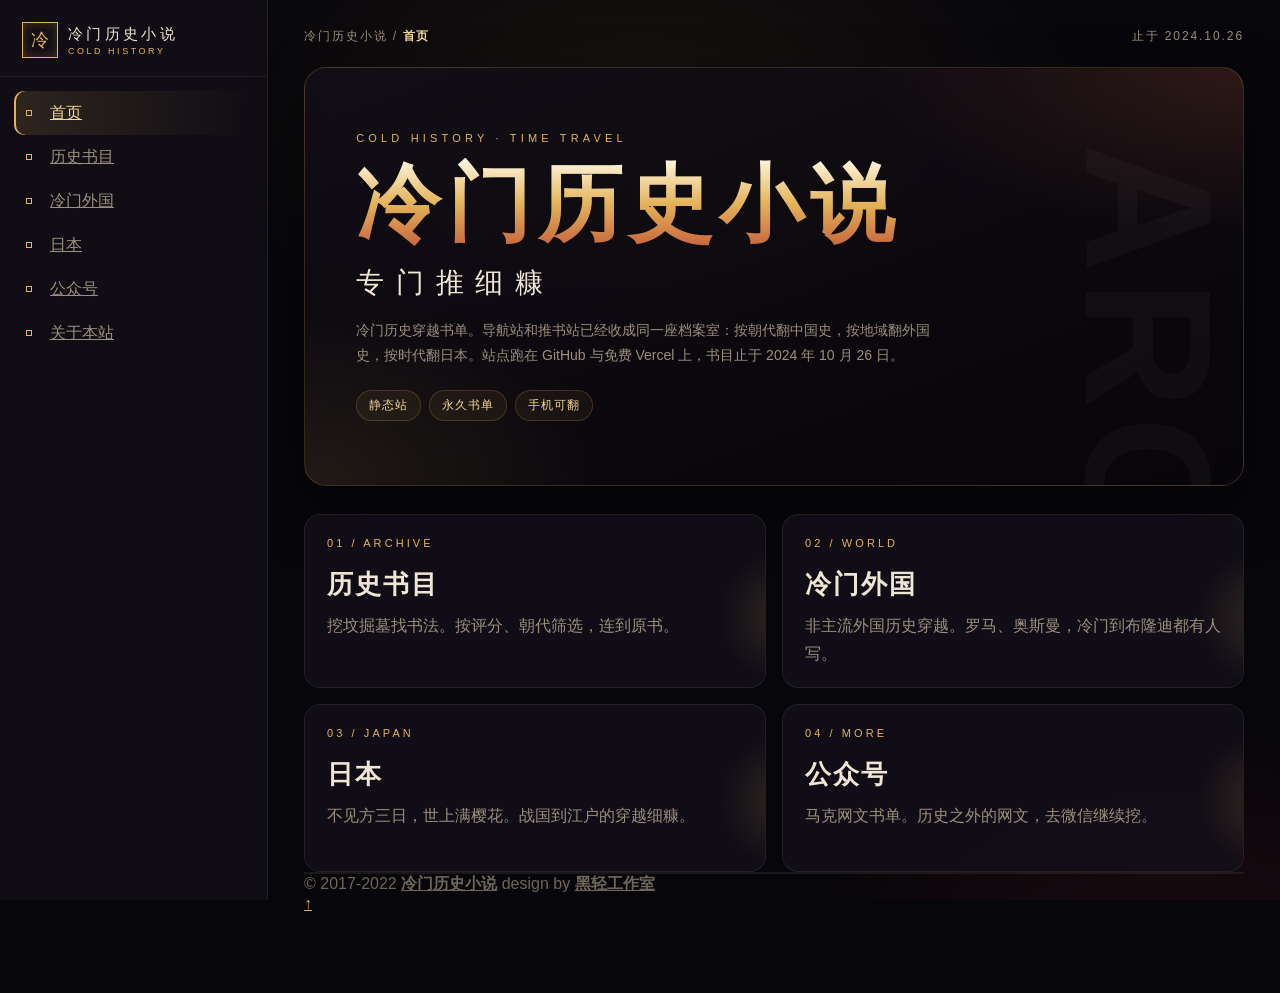
<file: index.html>
<!DOCTYPE html>
<html lang="zh">
<head>
    <meta charset="utf-8">
    <meta http-equiv="refresh" content="0;url=cn/index.html">
    <meta name="viewport" content="width=device-width, initial-scale=1, viewport-fit=cover">
    <meta name="theme-color" content="#07060a">
    <title>冷门历史小说 - 专门推细糠</title>
    <script>location.replace("cn/index.html");</script>
</head>
<body></body>
</html>
</file>
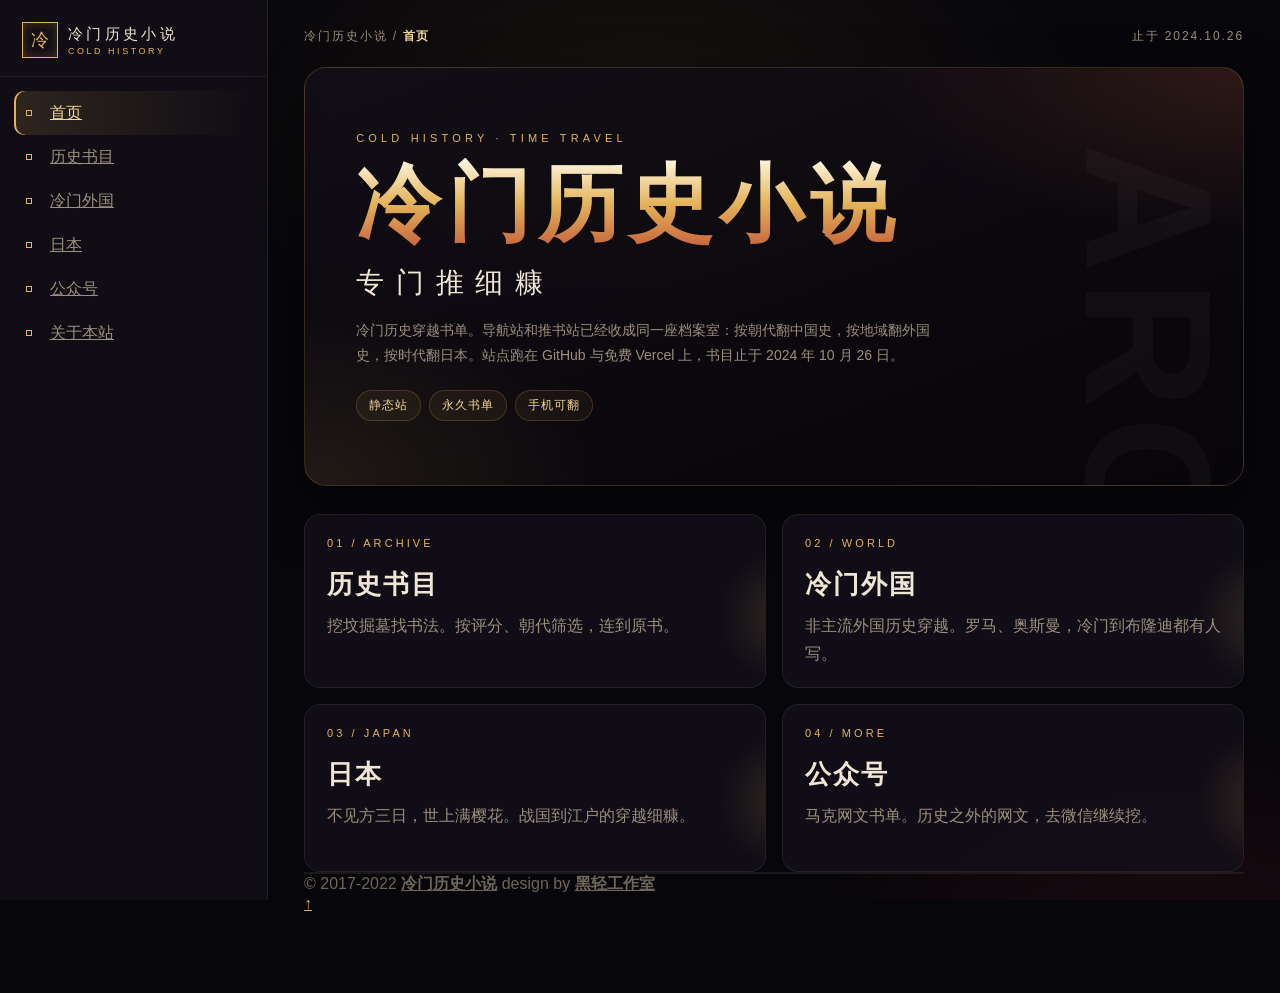
<file: cn/index.html>
<!DOCTYPE html>
<html lang="zh">

<head>
    <meta charset="utf-8">
    <meta http-equiv="X-UA-Compatible" content="IE=edge">
    <meta name="viewport" content="width=device-width, initial-scale=1.0, viewport-fit=cover" />
    <meta name="theme-color" content="#07060a">
    <meta name="author" content="viggo" />
    <title>冷门历史小说 - 专门推细糠</title>
    <meta name="keywords" content="网文推书网,haqxs.com">
    <meta name="description" content="网文推书网,haqxs.com">
    <link rel="shortcut icon" href="../assets/images/favicon.png">
    <link rel="stylesheet" href="../assets/css/theme.css">
    <!-- HTML5 shim and Respond.js IE8 support of HTML5 elements and media queries -->
    <!--[if lt IE 9]>
        <script src="https://oss.maxcdn.com/html5shiv/3.7.2/html5shiv.min.js"></script>
        <script src="https://oss.maxcdn.com/respond/1.4.2/respond.min.js"></script>
    <![endif]-->
    <!-- / FB Open Graph -->
    <meta property="og:type" content="article">
    <meta property="og:url" content="http://www.webstack.cc/">
    <meta property="og:title" content="网文推书网,haqxs.com">
    <meta property="og:description" content="网文推书网,haqxs.com">
    <meta property="og:image" content="http://webstack.cc/assets/images/webstack_banner_cn.png">
    <meta property="og:site_name" content="网文推书网,haqxs.com">
    <!-- / Twitter Cards -->
    <meta name="twitter:card" content="summary_large_image">
    <meta name="twitter:title" content="网文推书网,haqxs.com">
    <meta name="twitter:description" content="网文推书网,haqxs.com">
    <meta name="twitter:image" content="http://www.webstack.cc/assets/images/webstack_banner_cn.png">
</head>

<body class="page-body dl-site">
    <!-- skin-white -->
    <div class="page-container">
        <div class="sidebar-menu toggle-others fixed">
            <div class="sidebar-menu-inner">
                <header class="logo-env">
                    <!-- logo -->
                    <div class="logo">
                        <a href="index.html" class="logo-expanded"></a>
                    </div>
                    <div class="mobile-menu-toggle visible-xs">
                        <a href="#" data-toggle="mobile-menu" aria-label="菜单"></a>
                    </div>
                </header>
                <ul id="main-menu" class="main-menu">
                    <li>
                        <a href="picture.html">
                            <i class="linecons-star"></i>
                            <span class="title">公众号：马克网文书单</span>
                        </a>
                    </li>



                            <!-- <li>
                                <a href="#动效设计" class="smooth">
                                    <span class="title">动效设计</span>
                                </a>
                            </li>
                            <li>
                                <a href="#电商平台" class="smooth">
                                    <span class="title">电商平台</span>
                                </a>
                            </li> -->
                        
                    </li>

                    <li>
                        <a href="about.html">
                            <i class="linecons-heart"></i>
                            <span class="tooltip-blue">关于本站</span>
                            <span class="label label-Primary pull-right hidden-collapsed">♥︎</span>
                        </a>
                    </li>
                    <!-- <div class="submit-tag">
                        <a href="about.html">
                            <i class="linecons-heart"></i>
                            <span class="tooltip-blue">关于本站</span>
                            <span class="label label-Primary pull-right hidden-collapsed">♥︎</span>
                        </a>
                    </div> -->
                </ul>
            </div>
        </div>
        <div class="main-content">
            <nav class="navbar user-info-navbar" hidden></nav>

            <section class="dl-hero">
                <p class="dl-eyebrow">COLD HISTORY · TIME TRAVEL</p>
                <h1 class="dl-title">冷门历史小说</h1>
                <p class="dl-tag">专门推细糠</p>
                <p class="dl-sub">冷门历史穿越书单。导航站和推书站已经收成同一座档案室：按朝代翻中国史，按地域翻外国史，按时代翻日本。站点跑在 GitHub 与免费 Vercel 上，书目止于 2024 年 10 月 26 日。</p>
                <div class="dl-hero-meta">
                    <span class="dl-chip">静态站</span>
                    <span class="dl-chip">永久书单</span>
                    <span class="dl-chip">手机可翻</span>
                </div>
            </section>
            <section class="dl-portals">
                <a class="dl-portal" href="book241026.html">
                    <span class="dl-kicker">01 / ARCHIVE</span>
                    <h2>历史书目</h2>
                    <p>挖坟掘墓找书法。按评分、朝代筛选，连到原书。</p>
                </a>
                <a class="dl-portal" href="cold.html">
                    <span class="dl-kicker">02 / WORLD</span>
                    <h2>冷门外国</h2>
                    <p>非主流外国历史穿越。罗马、奥斯曼，冷门到布隆迪都有人写。</p>
                </a>
                <a class="dl-portal" href="japan.html">
                    <span class="dl-kicker">03 / JAPAN</span>
                    <h2>日本</h2>
                    <p>不见方三日，世上满樱花。战国到江户的穿越细糠。</p>
                </a>
                <a class="dl-portal" href="picture.html">
                    <span class="dl-kicker">04 / MORE</span>
                    <h2>公众号</h2>
                    <p>马克网文书单。历史之外的网文，去微信继续挖。</p>
                </a>
            </section>


  
            <!-- Main Footer -->
            <!-- Choose between footer styles: "footer-type-1" or "footer-type-2" -->
            <!-- Add class "sticky" to  always stick the footer to the end of page (if page contents is small) -->
            <!-- Or class "fixed" to  always fix the footer to the end of page -->
            <footer class="main-footer sticky footer-type-1">
                <div class="footer-inner">
                    <!-- Add your copyright text here -->
                    <div class="footer-text">
                        &copy; 2017-2022
                        <a href="../cn/about.html"><strong>冷门历史小说</strong></a> design by <a href="https://www.haqxs.com" target="_blank"><strong>黑轻工作室</strong></a>
                        <!--  - Purchase for only <strong>23$</strong> -->
                    </div>
                    <!-- Go to Top Link, just add rel="go-top" to any link to add this functionality -->
                    <div class="go-up">
                        <a href="#" rel="go-top">
                            <i class="fa-angle-up"></i>
                        </a>
                    </div>
                </div>
            </footer>
        </div>
    </div>
    <script src="../assets/js/theme.js"></script>
</body>

</html>
</file>
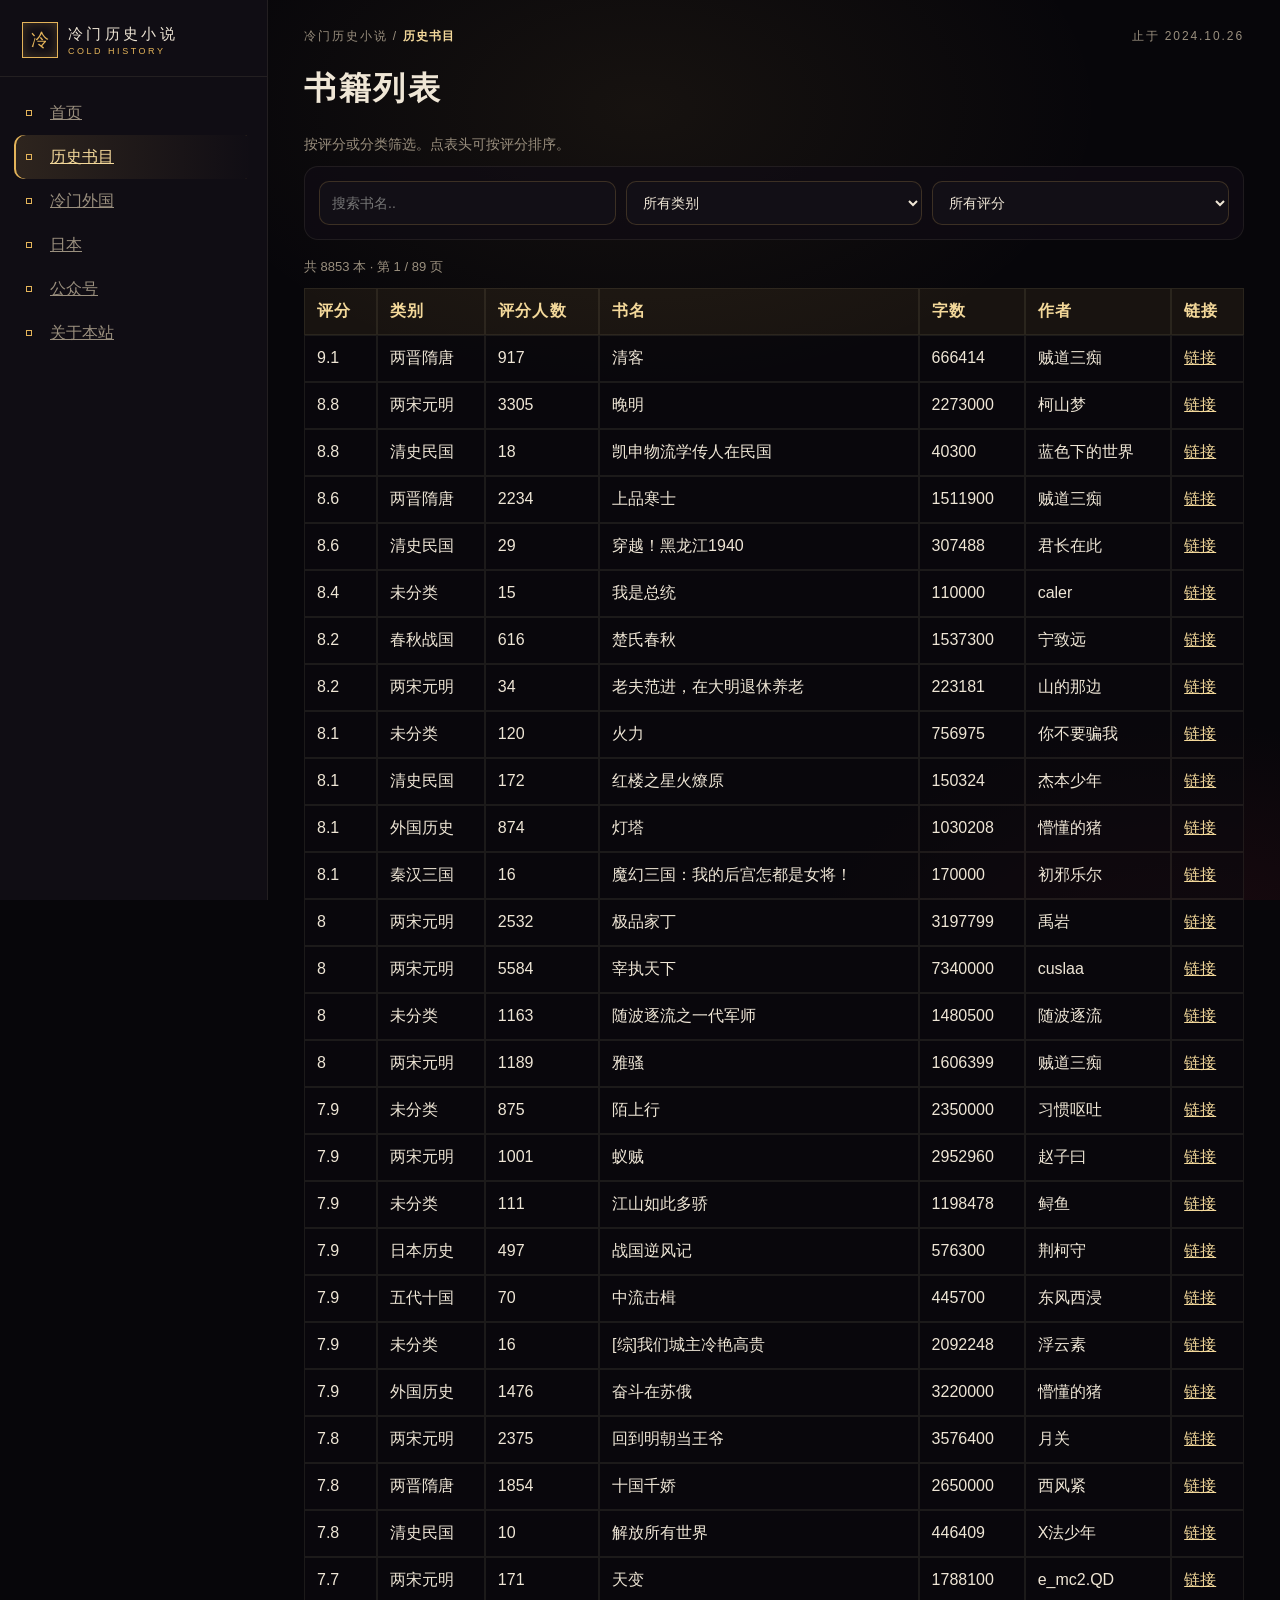
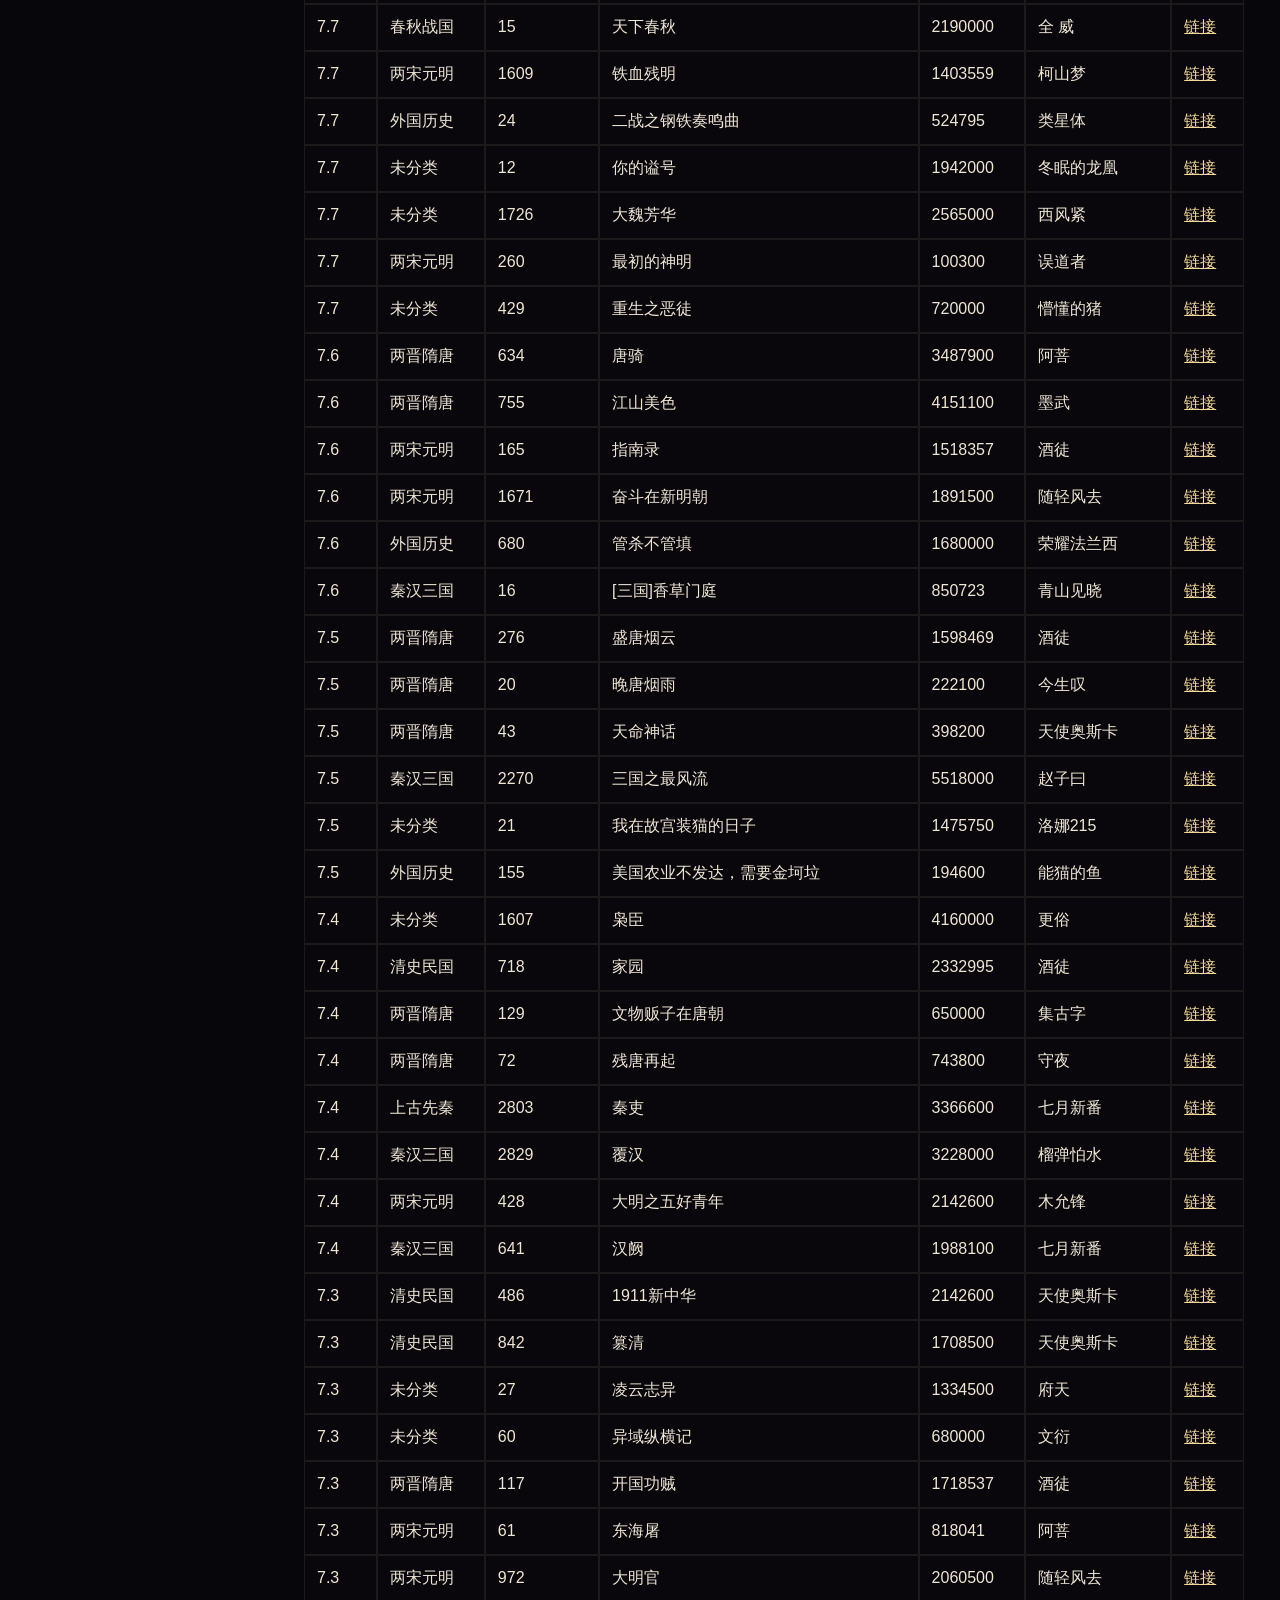
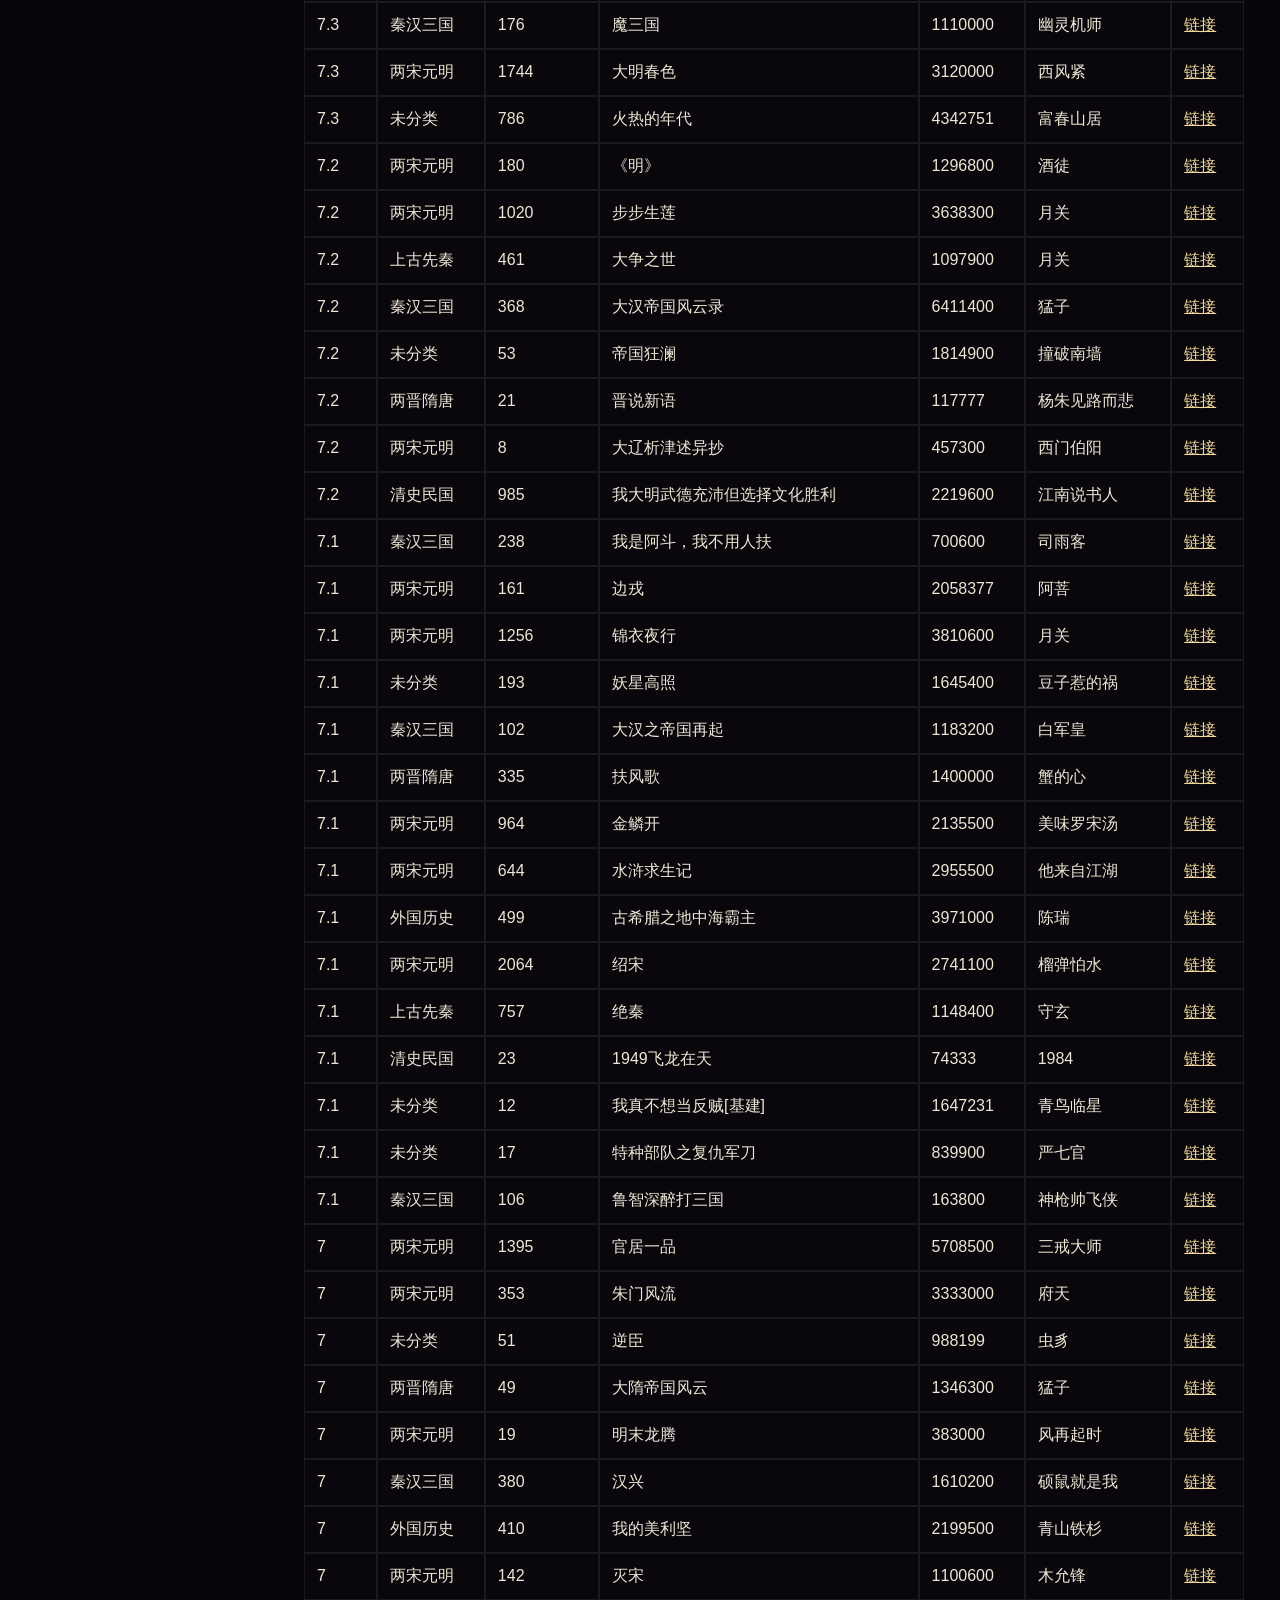
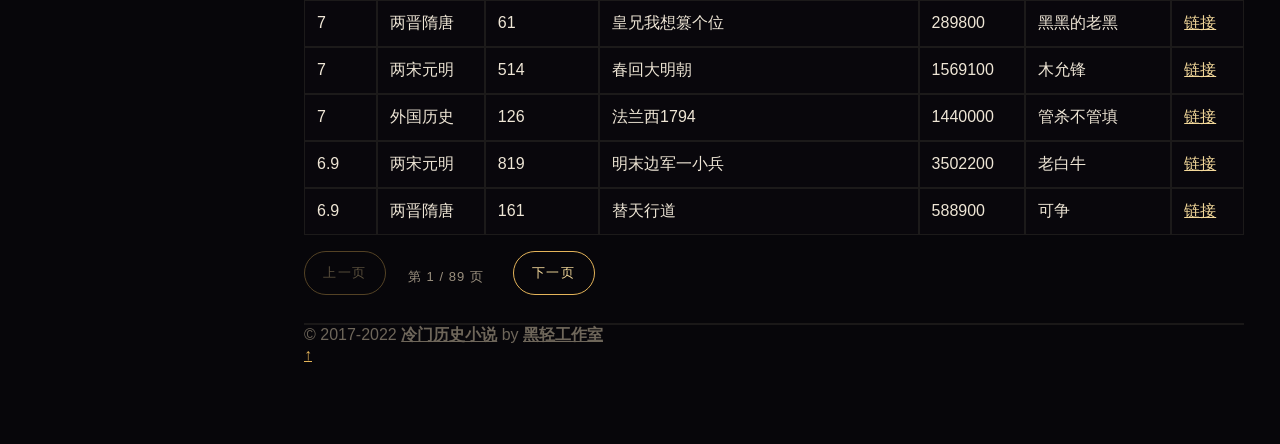
<file: cn/book241026.html>
<!DOCTYPE html>
<html lang="zh">

<head>
    <meta charset="utf-8">
    <meta http-equiv="X-UA-Compatible" content="IE=edge">
    <meta name="viewport" content="width=device-width, initial-scale=1.0, viewport-fit=cover" />
    <meta name="theme-color" content="#07060a">
    <meta name="author" content="viggo" />
    <title>冷门历史小说 - 专门推细糠</title>
    <meta name="keywords" content="网文推书网,haqxs.com">
    <meta name="description" content="网文推书网,haqxs.com">
    <link rel="shortcut icon" href="../assets/images/favicon.png">
    <link rel="stylesheet" href="../assets/css/theme.css">
    <!-- HTML5 shim and Respond.js IE8 support of HTML5 elements and media queries -->
    <!--[if lt IE 9]>
        <script src="https://oss.maxcdn.com/html5shiv/3.7.2/html5shiv.min.js"></script>
        <script src="https://oss.maxcdn.com/respond/1.4.2/respond.min.js"></script>
    <![endif]-->
    <!-- / FB Open Graph -->
    <meta property="og:type" content="article">
    <meta property="og:url" content="http://www.webstack.cc/">
    <meta property="og:title" content="网文推书网,haqxs.com">
    <meta property="og:description" content="网文推书网,haqxs.com">
    <meta property="og:image" content="http://webstack.cc/assets/images/webstack_banner_cn.png">
    <meta property="og:site_name" content="网文推书网,haqxs.com">
    <!-- / Twitter Cards -->
    <meta name="twitter:card" content="summary_large_image">
    <meta name="twitter:title" content="网文推书网,haqxs.com">
    <meta name="twitter:description" content="网文推书网,haqxs.com">
    <meta name="twitter:image" content="http://www.webstack.cc/assets/images/webstack_banner_cn.png">


    <style>
        table {
            width: 100%;
            border-collapse: collapse;
        }
        th, td {
            border: 1px solid #ddd;
            padding: 8px;
            text-align: left;
        }
        th {
            background-color: #f2f2f2;
        }
    </style>
</head>

<body class="page-body dl-site">
    <!-- skin-white -->
    <div class="page-container">
        <div class="sidebar-menu toggle-others fixed">
            <div class="sidebar-menu-inner">
                <header class="logo-env">
                    <!-- logo -->
                    <div class="logo">
                        <a href="index.html" class="logo-expanded"></a>
                    </div>
                    <div class="mobile-menu-toggle visible-xs">
                        <a href="#" data-toggle="mobile-menu" aria-label="菜单"></a>
                    </div>
                </header>
                <ul id="main-menu" class="main-menu">
                   <li>
                        <a href="picture.html">
                            <i class="linecons-star"></i>
                            <span class="title">公众号：马克网文书单</span>
                        </a>
                    </li>

                    <li>
                        <a href="about.html">
                            <i class="linecons-heart"></i>
                            <span class="tooltip-blue">关于本站</span>
                            <span class="label label-Primary pull-right hidden-collapsed">♥︎</span>
                        </a>
                    </li>
                    <!-- <div class="submit-tag">
                        <a href="about.html">
                            <i class="linecons-heart"></i>
                            <span class="tooltip-blue">关于本站</span>
                            <span class="label label-Primary pull-right hidden-collapsed">♥︎</span>
                        </a>
                    </div> -->
                </ul>
            </div>
        </div>
        <div class="main-content">
            <nav class="navbar user-info-navbar" hidden></nav>



          
    <h1>书籍列表</h1>
    <p class="dl-sub">按评分或分类筛选。点表头可按评分排序。</p>

    <div>
        <input type="text" id="nameFilter" onkeyup="filterTable()" placeholder="搜索书名..">
        <select id="categoryFilter" onchange="filterTable()">
            <option value="">所有类别</option>
            <option value="历史">外国历史</option>
            <option value="上古先秦">上古先秦</option>
            <option value="春秋战国">春秋战国</option>
            <option value="秦汉三国">秦汉三国</option>
            <option value="两晋隋唐">两晋隋唐</option>
            <option value="两宋元明">两宋元明</option>
            <option value="清史民国">清史民国</option>
            <option value="未分类">未分类</option>
            
        </select>
        <select id="ratingFilter" onchange="filterTable()">
            <option value="">所有评分</option>
            <option value="8-10">8-10 星</option>
            <option value="7-8">7-8 星</option>
            <option value="6-7">6-7 星</option>
            <option value="5-6">5-6 星</option>
            <option value="4-5">4-5 星</option>
            <option value="0-4">0-4 星</option>
        </select>
    </div>

    <table id="bookTable">
        <thead>
            <tr>
                
                <th onclick="sortTable('rating')">评分</th>
                <th>类别</th>
                <th>评分人数</th>
                <th>书名</th>
                <th>字数</th>
                <th>作者</th>
                <th>链接</th>
            </tr>
        </thead>
        <tbody>
            <!-- 动态加载书籍数据 -->
        </tbody>
    </table>

    <div class="dl-pager">
        <button id="prevPage" onclick="changePage(-1)">上一页</button>
        <span id="pageInfo" class="dl-page-info"></span>
        <button id="nextPage" onclick="changePage(1)">下一页</button>
    </div>

            <!-- Main Footer -->
            <!-- Choose between footer styles: "footer-type-1" or "footer-type-2" -->
            <!-- Add class "sticky" to  always stick the footer to the end of page (if page contents is small) -->
            <!-- Or class "fixed" to  always fix the footer to the end of page -->
            <footer class="main-footer sticky footer-type-1">
                <div class="footer-inner">
                    <!-- Add your copyright text here -->
                    <div class="footer-text">
                        &copy; 2017-2022
                        <a href="https://haqxs.com/"><strong>冷门历史小说</strong></a> by <a href="../cn/about.html" target="_blank"><strong>黑轻工作室</strong></a>
                        <!--  - Purchase for only <strong>23$</strong> -->
                    </div>
                    <!-- Go to Top Link, just add rel="go-top" to any link to add this functionality -->
                    <div class="go-up">
                        <a href="#" rel="go-top">
                            <i class="fa-angle-up"></i>
                        </a>
                    </div>
                </div>
            </footer>
        </div>
    </div>
    <script src="hbook2410261.data.js?v=20260831" charset="utf-8"></script>
    <script src="../assets/js/books.js"></script>
    <script src="../assets/js/theme.js"></script>
    <script>BookList.start({ files: ["hbook2410261.txt"], perPage: 100 });</script>
</body>

</html>
</file>
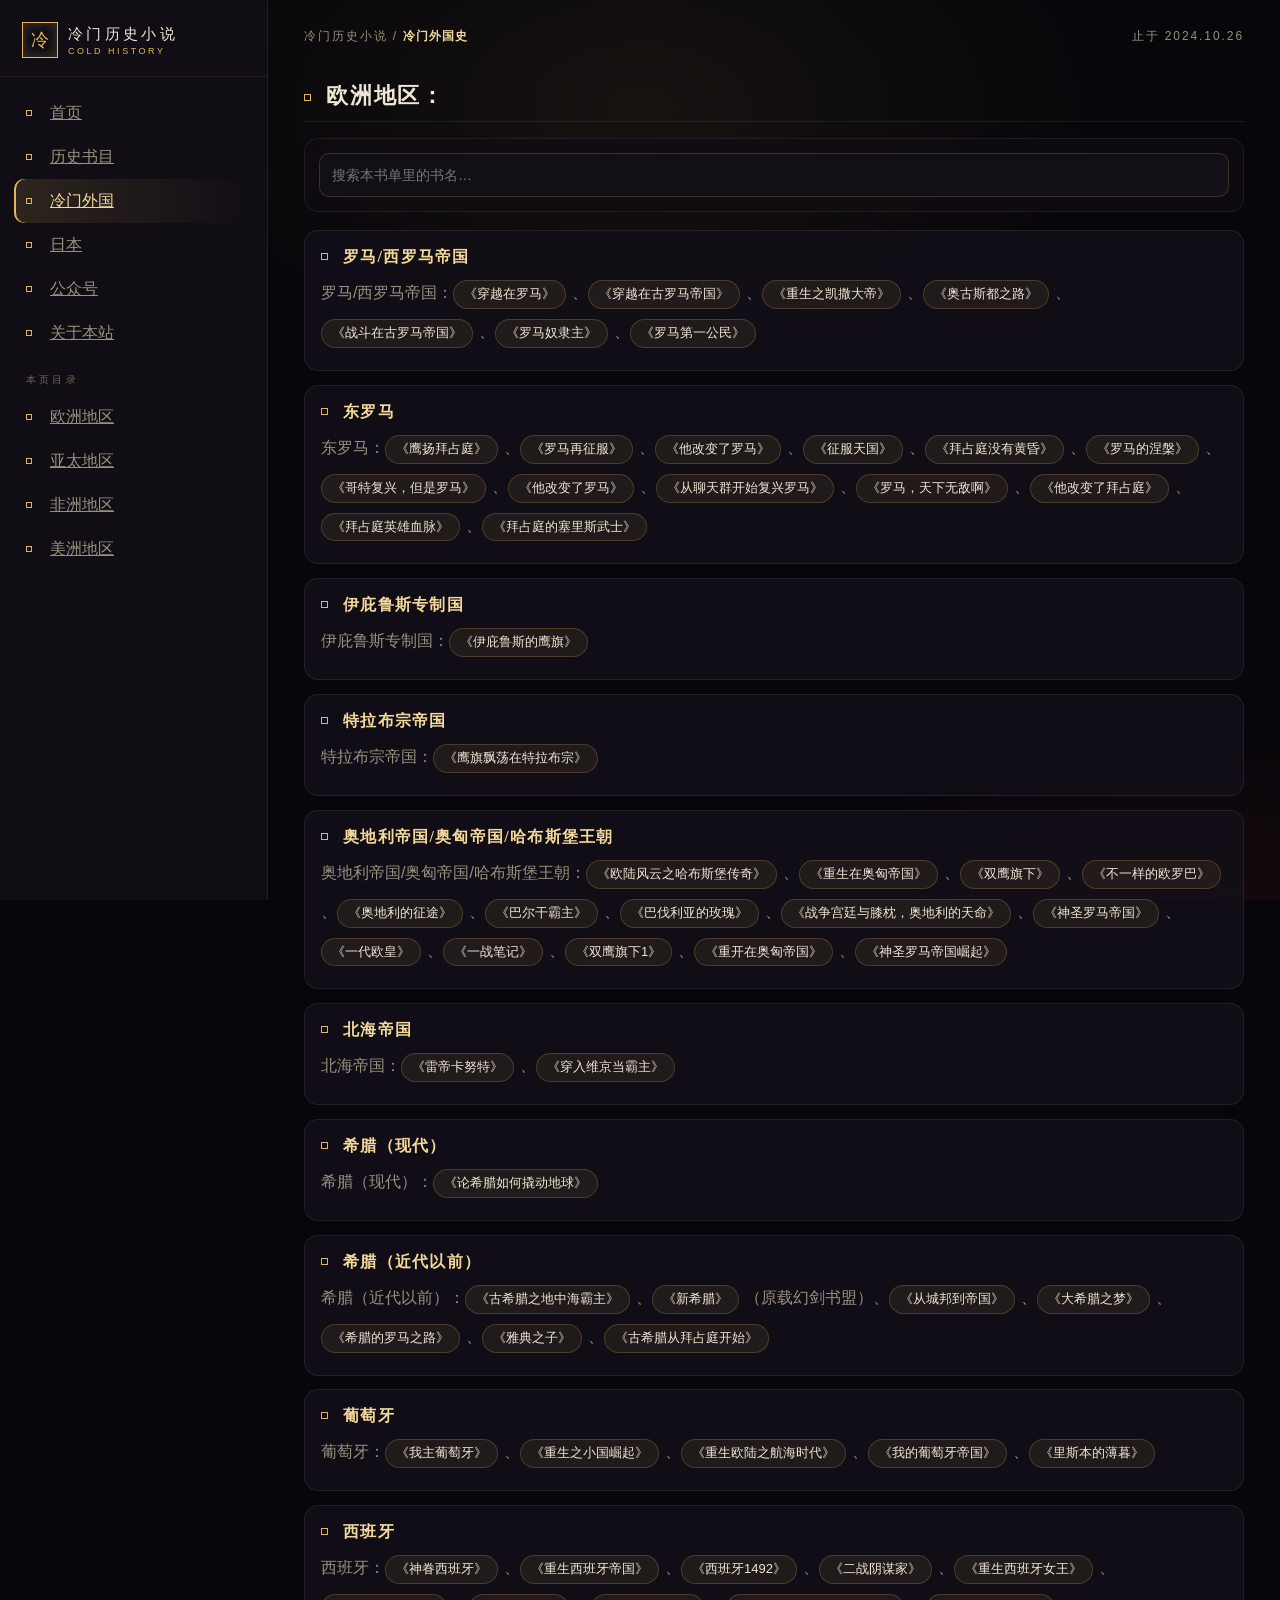
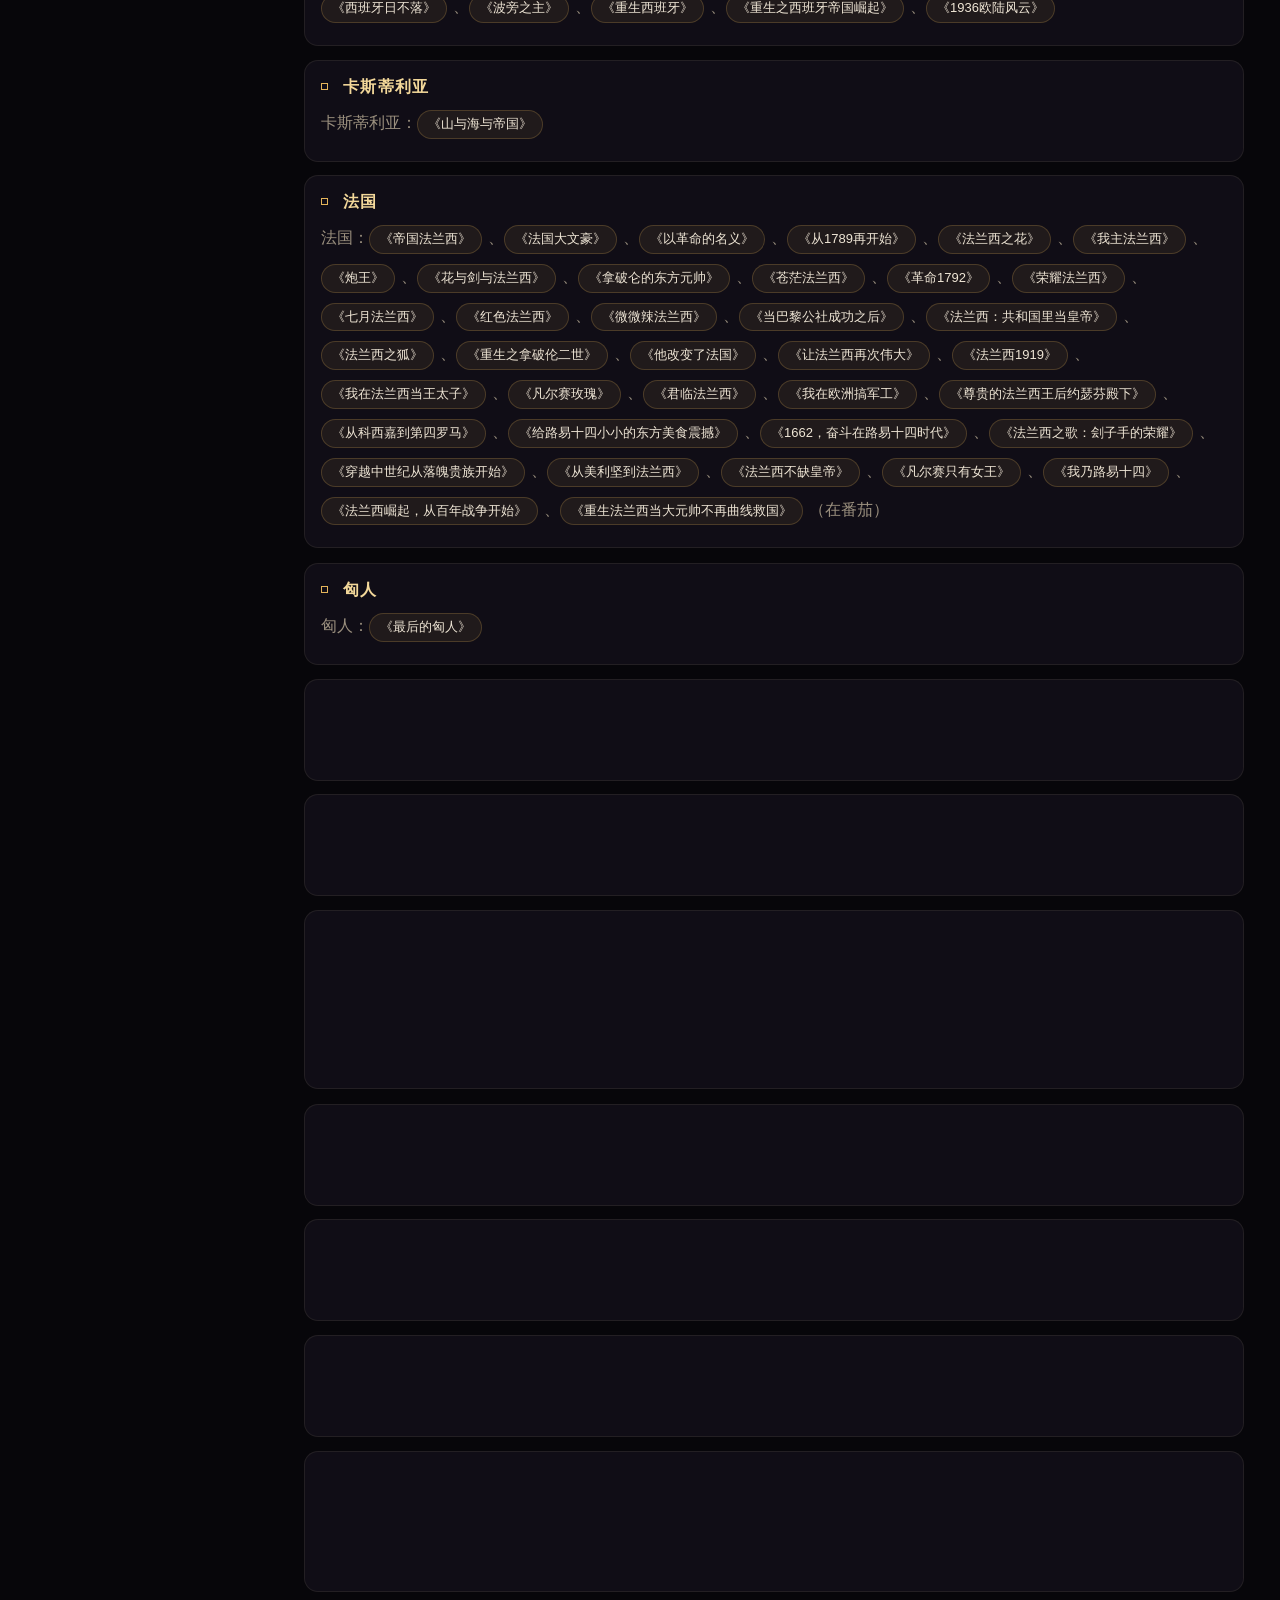
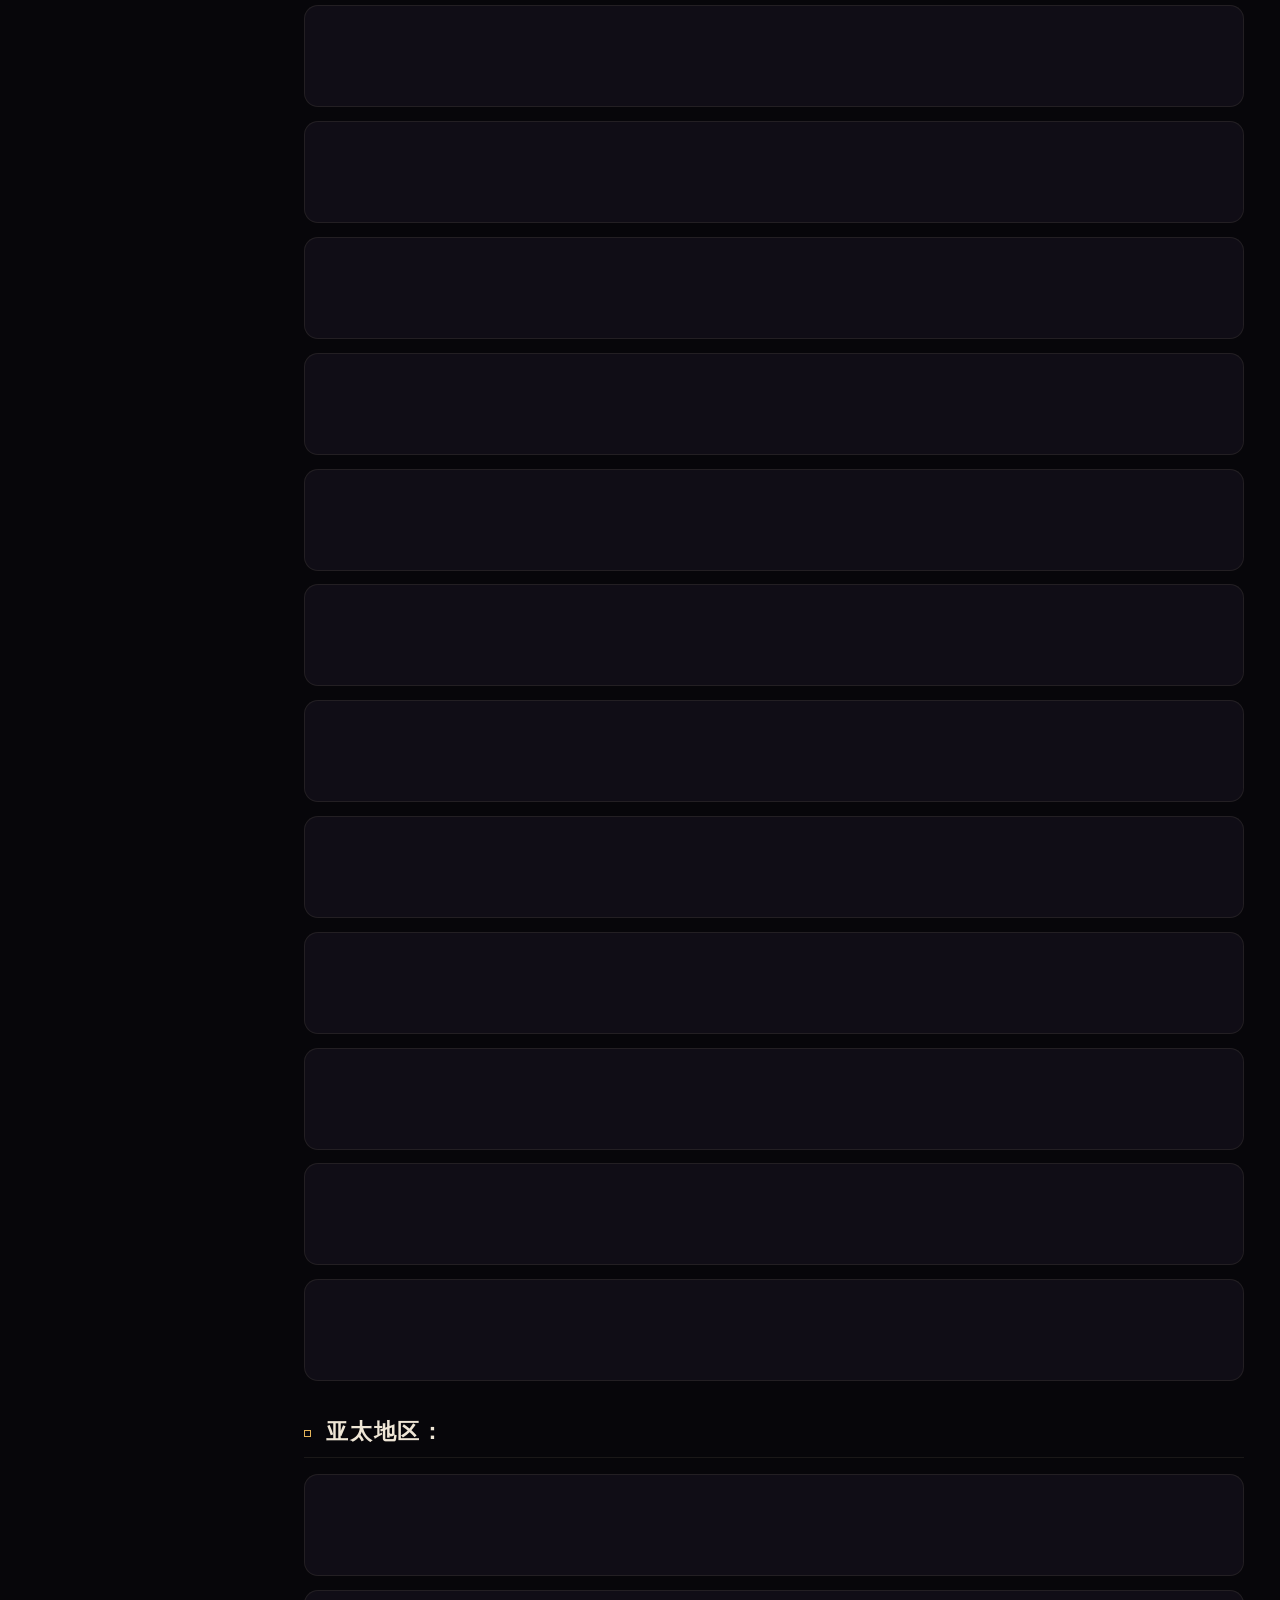
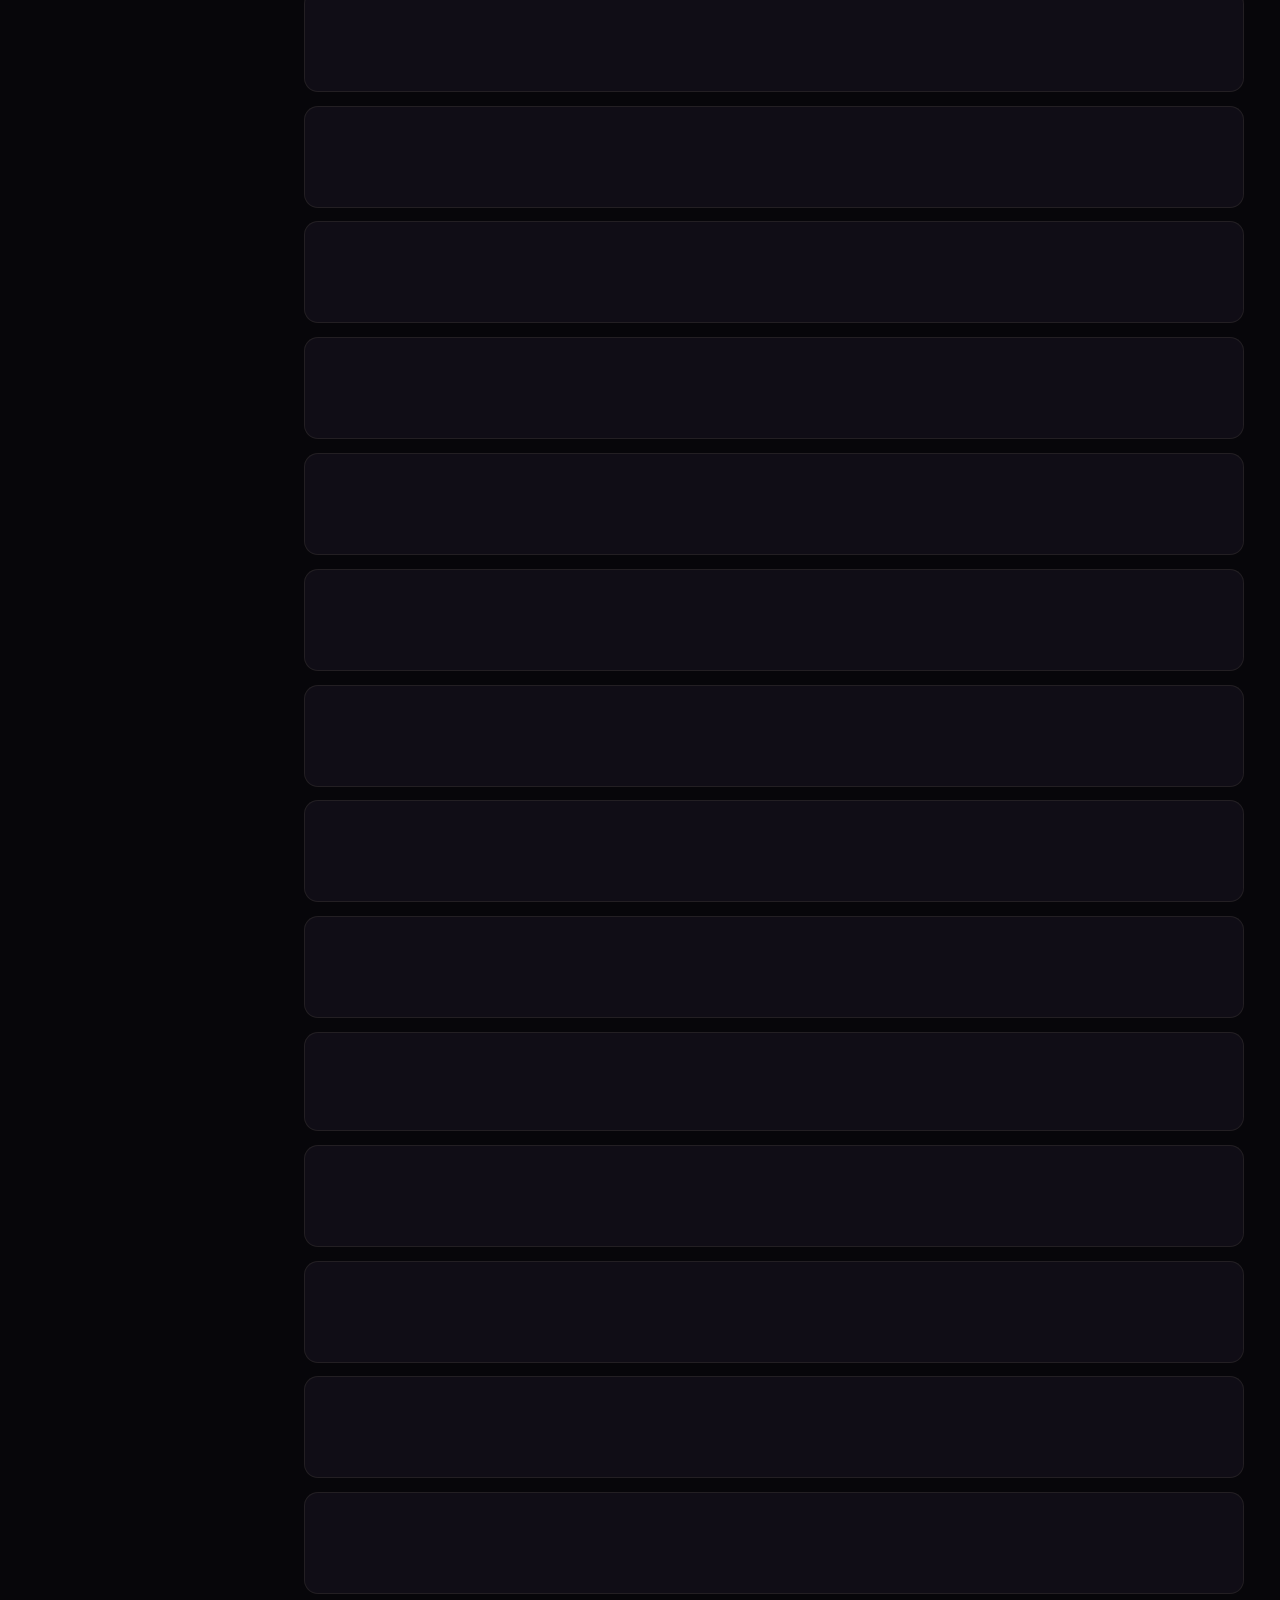
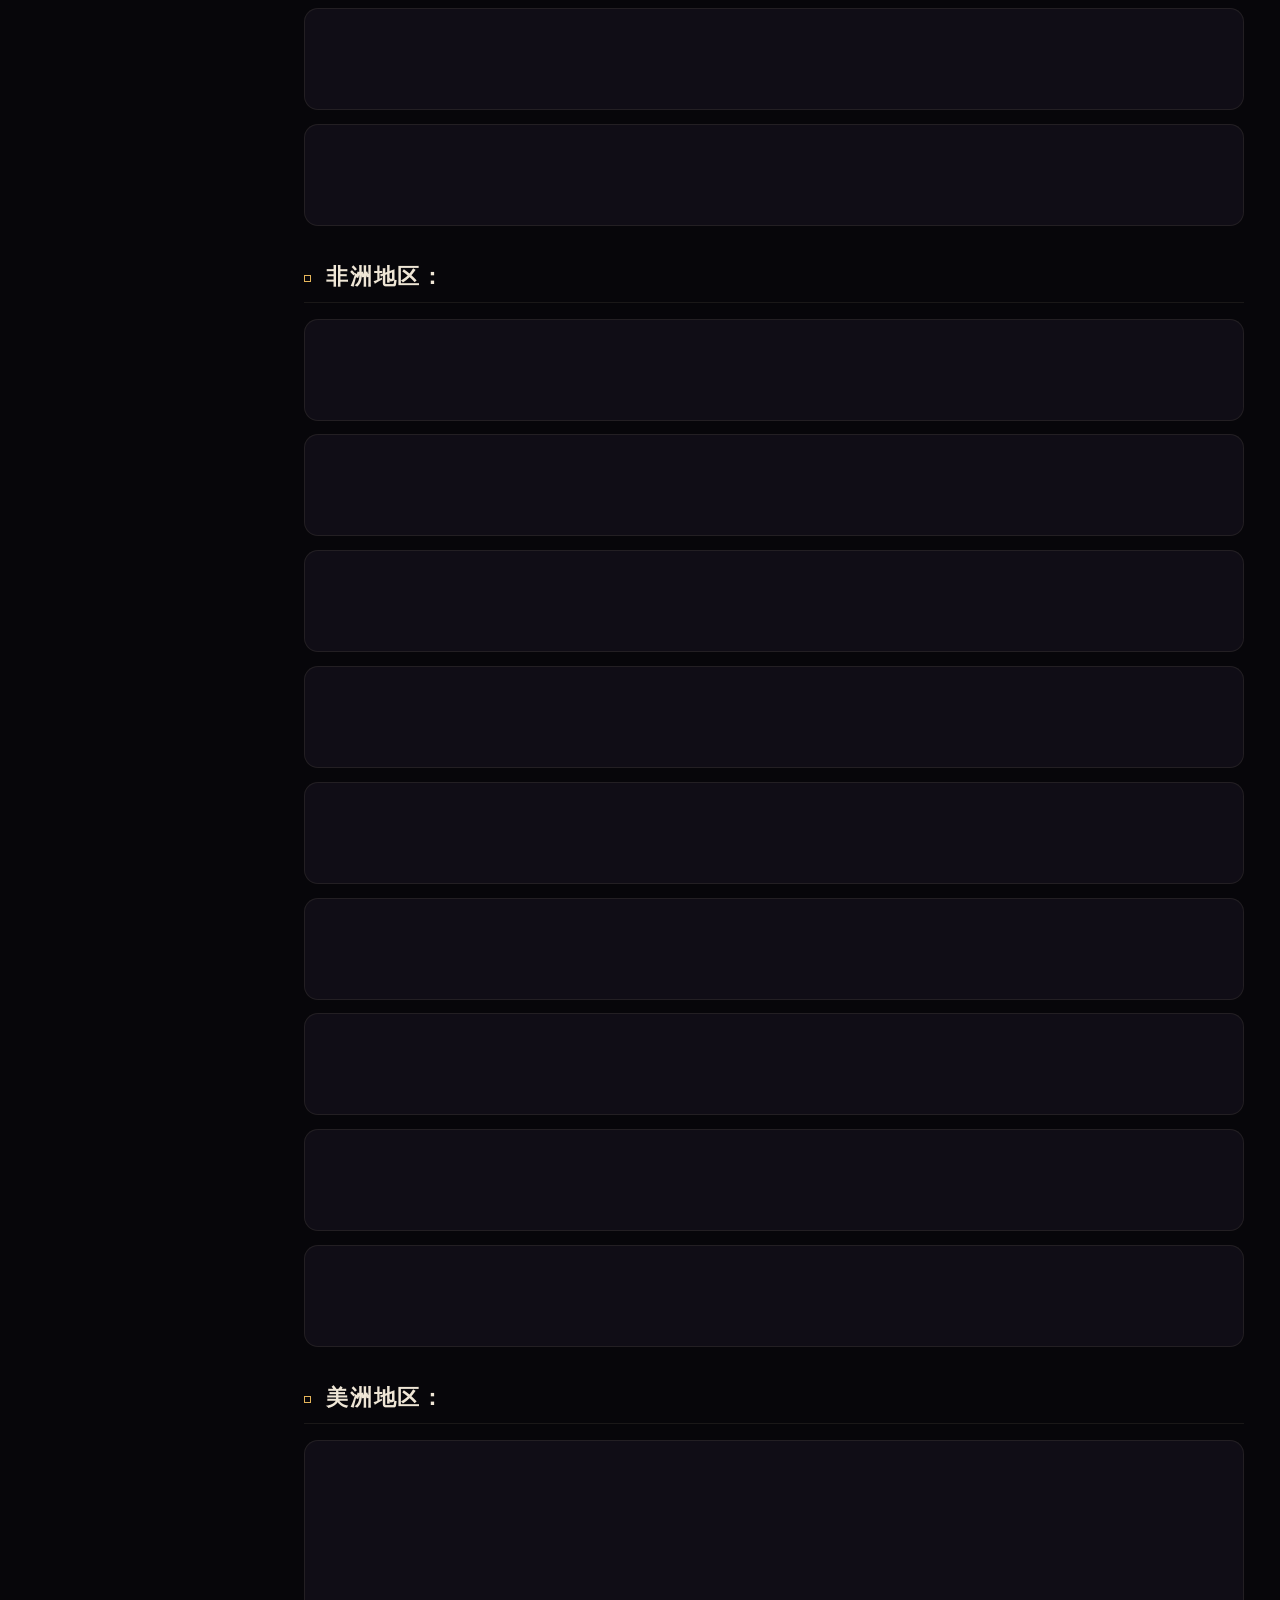
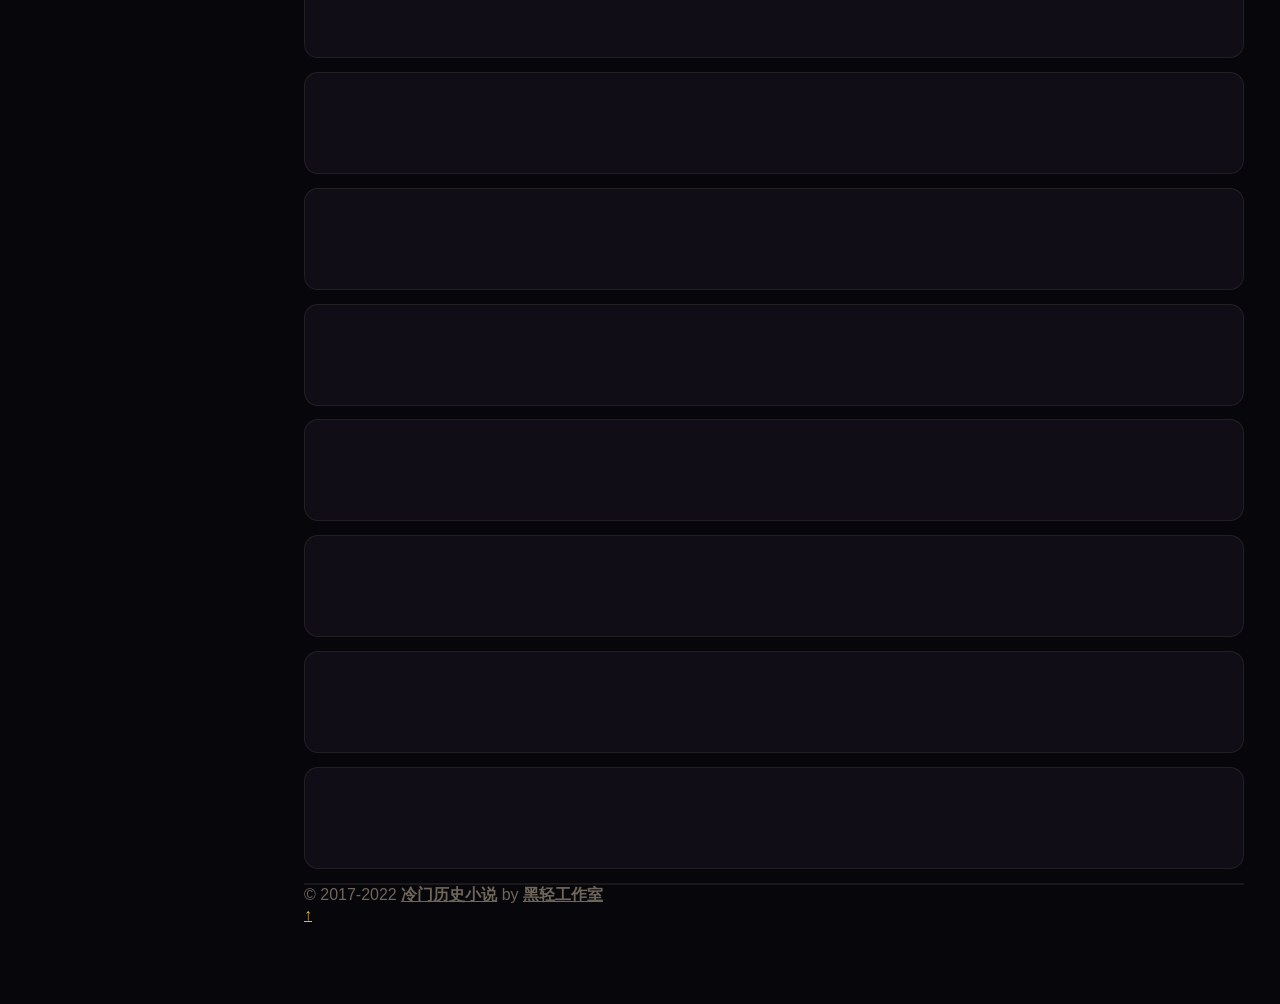
<file: cn/cold.html>
<!DOCTYPE html>
<html lang="zh">

<head>
    <meta charset="utf-8">
    <meta http-equiv="X-UA-Compatible" content="IE=edge">
    <meta name="viewport" content="width=device-width, initial-scale=1.0, viewport-fit=cover" />
    <meta name="theme-color" content="#07060a">
    <meta name="author" content="viggo" />
    <title>冷门历史小说 - 专门推细糠</title>
    <meta name="keywords" content="网文推书网,haqxs.com">
    <meta name="description" content="网文推书网,haqxs.com">
    <link rel="shortcut icon" href="../assets/images/favicon.png">
    <link rel="stylesheet" href="../assets/css/theme.css">
    <!-- HTML5 shim and Respond.js IE8 support of HTML5 elements and media queries -->
    <!--[if lt IE 9]>
        <script src="https://oss.maxcdn.com/html5shiv/3.7.2/html5shiv.min.js"></script>
        <script src="https://oss.maxcdn.com/respond/1.4.2/respond.min.js"></script>
    <![endif]-->
    <!-- / FB Open Graph -->
    <meta property="og:type" content="article">
    <meta property="og:url" content="http://www.webstack.cc/">
    <meta property="og:title" content="网文推书网,haqxs.com">
    <meta property="og:description" content="网文推书网,haqxs.com">
    <meta property="og:image" content="http://webstack.cc/assets/images/webstack_banner_cn.png">
    <meta property="og:site_name" content="网文推书网,haqxs.com">
    <!-- / Twitter Cards -->
    <meta name="twitter:card" content="summary_large_image">
    <meta name="twitter:title" content="网文推书网,haqxs.com">
    <meta name="twitter:description" content="网文推书网,haqxs.com">
    <meta name="twitter:image" content="http://www.webstack.cc/assets/images/webstack_banner_cn.png">
</head>

<body class="page-body dl-site">
    <!-- skin-white -->
    <div class="page-container">
        <div class="sidebar-menu toggle-others fixed">
            <div class="sidebar-menu-inner">
                <header class="logo-env">
                    <!-- logo -->
                    <div class="logo">
                        <a href="index.html" class="logo-expanded"></a>
                    </div>
                    <div class="mobile-menu-toggle visible-xs">
                        <a href="#" data-toggle="mobile-menu" aria-label="菜单"></a>
                    </div>
                </header>
                <ul id="main-menu" class="main-menu">
                                        <li>
                        <a href="picture.html">
                            <i class="linecons-star"></i>
                            <span class="title">公众号：马克网文书单</span>
                        </a>
                    </li>
                    <li>
                        <a href="#欧洲地区" class="smooth">
                            <i class="linecons-star"></i>
                            <span class="title">欧洲地区</span>
                        </a>
                    </li>
                                        <li>
                        <a href="#亚太地区" class="smooth">
                            <i class="linecons-star"></i>
                            <span class="title">亚太地区</span>
                        </a>
                    </li>
                                        <li>
                        <a href="#非洲地区" class="smooth">
                            <i class="linecons-star"></i>
                            <span class="title">非洲地区</span>
                        </a>
                    </li>
                                        <li>
                        <a href="#美洲地区" class="smooth">
                            <i class="linecons-star"></i>
                            <span class="title">美洲地区</span>
                        </a>
                    </li>

                    <li>
                        <a href="about.html">
                            <i class="linecons-heart"></i>
                            <span class="tooltip-blue">关于本站</span>
                            <span class="label label-Primary pull-right hidden-collapsed">♥︎</span>
                        </a>
                    </li>
                    <!-- <div class="submit-tag">
                        <a href="about.html">
                            <i class="linecons-heart"></i>
                            <span class="tooltip-blue">关于本站</span>
                            <span class="label label-Primary pull-right hidden-collapsed">♥︎</span>
                        </a>
                    </div> -->
                </ul>
            </div>
        </div>
        <div class="main-content">
            <nav class="navbar user-info-navbar" hidden></nav>

            <!-- 常用推荐 -->
<h3><i class="linecons-tag" style="margin-right: 7px;" id="欧洲地区"></i>欧洲地区：</h3>   
<h4 class="text-gray"><i class="linecons-tag" style="margin-right: 7px;" id="罗马/西罗马帝国"></i>罗马/西罗马帝国</h4>
罗马/西罗马帝国：《穿越在罗马》、《穿越在古罗马帝国》、《重生之凯撒大帝》、《奥古斯都之路》、 《战斗在古罗马帝国》、《罗马奴隶主》、《罗马第一公民》
<h4 class="text-gray"><i class="linecons-tag" style="margin-right: 7px;" id="罗马/西罗马帝国"></i>东罗马</h4>
东罗马：《鹰扬拜占庭》、《罗马再征服》、《他改变了罗马》、《征服天国》、《拜占庭没有黄昏》、《罗马的涅槃》、《哥特复兴，但是罗马》、《他改变了罗马》、《从聊天群开始复兴罗马》、《罗马，天下无敌啊》、《他改变了拜占庭》、《拜占庭英雄血脉》、《拜占庭的塞里斯武士》

<h4 class="text-gray">
  <i class="linecons-tag" style="margin-right: 7px;" id="伊庇鲁斯专制国"></i>伊庇鲁斯专制国
</h4>
伊庇鲁斯专制国：《伊庇鲁斯的鹰旗》

<h4 class="text-gray">
  <i class="linecons-tag" style="margin-right: 7px;" id="特拉布宗帝国"></i>特拉布宗帝国
</h4>
特拉布宗帝国：《鹰旗飘荡在特拉布宗》

<h4 class="text-gray">
  <i class="linecons-tag" style="margin-right: 7px;" id="奥地利帝国/奥匈帝国/哈布斯堡王朝"></i>奥地利帝国/奥匈帝国/哈布斯堡王朝
</h4>
奥地利帝国/奥匈帝国/哈布斯堡王朝：《欧陆风云之哈布斯堡传奇》、《重生在奥匈帝国》、《双鹰旗下》、《不一样的欧罗巴》、《奥地利的征途》、《巴尔干霸主》、《巴伐利亚的玫瑰》、《战争宫廷与膝枕，奥地利的天命》、《神圣罗马帝国》、《一代欧皇》、《一战笔记》、《双鹰旗下1》、《重开在奥匈帝国》、《神圣罗马帝国崛起》

<h4 class="text-gray">
  <i class="linecons-tag" style="margin-right: 7px;" id="北海帝国"></i>北海帝国
</h4>
北海帝国：《雷帝卡努特》、《穿入维京当霸主》

<h4 class="text-gray">
  <i class="linecons-tag" style="margin-right: 7px;" id="希腊（现代）"></i>希腊（现代）
</h4>
希腊（现代）：《论希腊如何撬动地球》

<h4 class="text-gray">
  <i class="linecons-tag" style="margin-right: 7px;" id="希腊（近代以前）"></i>希腊（近代以前）
</h4>
希腊（近代以前）：《古希腊之地中海霸主》、《新希腊》（原载幻剑书盟）、《从城邦到帝国》、《大希腊之梦》、《希腊的罗马之路》、《雅典之子》、《古希腊从拜占庭开始》

<h4 class="text-gray">
  <i class="linecons-tag" style="margin-right: 7px;" id="葡萄牙"></i>葡萄牙
</h4>
葡萄牙：《我主葡萄牙》、《重生之小国崛起》、《重生欧陆之航海时代》、《我的葡萄牙帝国》、《里斯本的薄暮》

<h4 class="text-gray">
  <i class="linecons-tag" style="margin-right: 7px;" id="西班牙"></i>西班牙
</h4>
西班牙：《神眷西班牙》、《重生西班牙帝国》、《西班牙1492》、《二战阴谋家》、《重生西班牙女王》、《西班牙日不落》、《波旁之主》、《重生西班牙》、《重生之西班牙帝国崛起》、《1936欧陆风云》

<h4 class="text-gray">
  <i class="linecons-tag" style="margin-right: 7px;" id="卡斯蒂利亚"></i>卡斯蒂利亚
</h4>
卡斯蒂利亚：《山与海与帝国》

<h4 class="text-gray">
  <i class="linecons-tag" style="margin-right: 7px;" id="法国"></i>法国
</h4>
法国：《帝国法兰西》、《法国大文豪》、《以革命的名义》、《从1789再开始》、《法兰西之花》、《我主法兰西》、《炮王》、《花与剑与法兰西》、《拿破仑的东方元帅》、《苍茫法兰西》、《革命1792》、《荣耀法兰西》、《七月法兰西》、《红色法兰西》、《微微辣法兰西》、《当巴黎公社成功之后》、《法兰西：共和国里当皇帝》、《法兰西之狐》、《重生之拿破伦二世》、《他改变了法国》、《让法兰西再次伟大》、《法兰西1919》、《我在法兰西当王太子》、《凡尔赛玫瑰》、《君临法兰西》、《我在欧洲搞军工》、《尊贵的法兰西王后约瑟芬殿下》、《从科西嘉到第四罗马》、《给路易十四小小的东方美食震撼》、《1662，奋斗在路易十四时代》、《法兰西之歌：刽子手的荣耀》、《穿越中世纪从落魄贵族开始》、《从美利坚到法兰西》、《法兰西不缺皇帝》、《凡尔赛只有女王》、《我乃路易十四》、《法兰西崛起，从百年战争开始》、《重生法兰西当大元帅不再曲线救国》（在番茄）

<h4 class="text-gray">
  <i class="linecons-tag" style="margin-right: 7px;" id="匈人"></i>匈人
</h4>
匈人：《最后的匈人》

<h4 class="text-gray">
  <i class="linecons-tag" style="margin-right: 7px;" id="丹麦"></i>丹麦
</h4>
丹麦：《北欧海盗的二次大战》、《丹麦崛起1890》

<h4 class="text-gray">
  <i class="linecons-tag" style="margin-right: 7px;" id="保加利亚"></i>保加利亚
</h4>
保加利亚：《地中海霸主之路》

<h4 class="text-gray">
  <i class="linecons-tag" style="margin-right: 7px;" id="英国"></i>英国
</h4>
英国：《白色国王》、《征服者威廉大帝》、《我的大不列颠帝国》、《1792权耀不列颠》、《1885英国大亨》、《不列颠电商》、《英击长空》、《伊丽莎白养成计划》、《他把不列颠改了回去》、《活在十六世纪英格兰》、《都铎王冠》、《维多利亚的秘密》、《吾父克伦威尔》、《从剃刀党开始的首相之旅》

<h4 class="text-gray">
  <i class="linecons-tag" style="margin-right: 7px;" id="罗马尼亚"></i>罗马尼亚
</h4>
罗马尼亚：《罗马尼亚雄鹰》、《为了大罗马尼亚》、《东欧的雄鹰》

<h4 class="text-gray">
  <i class="linecons-tag" style="margin-right: 7px;" id="荷兰"></i>荷兰
</h4>
荷兰：《大荷兰帝国》、《田园大荷兰》、《开局1861：我刚继承荷兰王位》

<h4 class="text-gray">
  <i class="linecons-tag" style="margin-right: 7px;" id="芬兰"></i>芬兰
</h4>
芬兰：《十字旗飘扬》、《斯堪的纳维亚的雪之帝国》

<h4 class="text-gray">
  <i class="linecons-tag" style="margin-right: 7px;" id="意大利"></i>意大利
</h4>
意大利：《意大利不面》、《地中海霸主》（该书现在在息壤更名《钢铁雄心》继续连载）、《意大利人没有祖国》、《意呆的野望》、《意大利的海》、《崛起！意大利！》、《我的意呆利》、《亚平宁红星》

<h4 class="text-gray">
  <i class="linecons-tag" style="margin-right: 7px;" id="比利时王国"></i>比利时王国
</h4>
比利时王国：《冷战军工帝国》

<h4 class="text-gray">
  <i class="linecons-tag" style="margin-right: 7px;" id="波兰"></i>波兰
</h4>
波兰：《不朽波兰》、《雅德维加，从波兰国王到联统欧洲》

<h4 class="text-gray">
  <i class="linecons-tag" style="margin-right: 7px;" id="爱尔兰"></i>爱尔兰
</h4>
爱尔兰：《爱尔兰帝国》、《万岁约阿希姆》、《从来没有的帝国》、《从爱尔兰开始的P社传说》、《在爱尔兰重建罗马》

<h4 class="text-gray">
  <i class="linecons-tag" style="margin-right: 7px;" id="乌克兰"></i>乌克兰
</h4>
乌克兰：《乌克兰雄狮》、《基辅的人民公仆》、《顿巴斯风云》

<h4 class="text-gray">
  <i class="linecons-tag" style="margin-right: 7px;" id="匈牙利"></i>匈牙利
</h4>
匈牙利：《欧洲之盾》（目前还没从奥地利帝国独立）、《帝国再临》

<h4 class="text-gray">
  <i class="linecons-tag" style="margin-right: 7px;" id="条顿骑士团国"></i>条顿骑士团国
</h4>
条顿骑士团国：《改写条顿悲歌》、《条顿骑誓》

<h4 class="text-gray">
  <i class="linecons-tag" style="margin-right: 7px;" id="冰岛"></i>冰岛
</h4>
冰岛：《唯一的帝国》、《冰岛崛起》

<h4 class="text-gray">
  <i class="linecons-tag" style="margin-right: 7px;" id="塞尔维亚"></i>塞尔维亚
</h4>
塞尔维亚：《欧战：撬动欧洲的幕后黑手》、《塞尔维亚的逆袭》

<h4 class="text-gray">
  <i class="linecons-tag" style="margin-right: 7px;" id="南斯拉夫"></i>南斯拉夫
</h4>
南斯拉夫：《巴尔干雄鹰》

<h4 class="text-gray">
  <i class="linecons-tag" style="margin-right: 7px;" id="教皇国"></i>教皇国
</h4>
教皇国：《教皇奥古斯都》、《众仆之仆》

<h4 class="text-gray">
  <i class="linecons-tag" style="margin-right: 7px;" id="两西西里"></i>两西西里
</h4>
两西西里：《新罗》

<h4 class="text-gray">
  <i class="linecons-tag" style="margin-right: 7px;" id="捷克斯洛伐克"></i>捷克斯洛伐克
</h4>
捷克斯洛伐克：《捷克1918》

<h3><i class="linecons-tag" style="margin-right: 7px;" id="亚太地区"></i>亚太地区：</h3>   

<h4 class="text-gray">
  <i class="linecons-tag" style="margin-right: 7px;" id="越南"></i>越南
</h4>
越南：《越南1954》、《历史转折中的越南》

<h4 class="text-gray">
  <i class="linecons-tag" style="margin-right: 7px;" id="耶路撒冷王国"></i>耶路撒冷王国
</h4>
耶路撒冷王国：《我是耶路撒冷之王》

<h4 class="text-gray">
  <i class="linecons-tag" style="margin-right: 7px;" id="伊拉克"></i>伊拉克
</h4>
伊拉克：《伊拉克风云》、《巴比伦帝国》、《开局在一九八一年的伊拉克》

<h4 class="text-gray">
  <i class="linecons-tag" style="margin-right: 7px;" id="波斯"></i>波斯
</h4>
波斯：《太阳与雄狮》、《1941重启波斯》、《我在波斯当女皇》、《波斯帝国1845》

<h4 class="text-gray">
  <i class="linecons-tag" style="margin-right: 7px;" id="巴基斯坦"></i>巴基斯坦
</h4>
巴基斯坦：《雄霸南亚》

<h4 class="text-gray">
  <i class="linecons-tag" style="margin-right: 7px;" id="奥斯曼帝国"></i>奥斯曼帝国
</h4>
奥斯曼帝国：《巴尔干的圣徒》、《苏丹的新月》

<h4 class="text-gray">
  <i class="linecons-tag" style="margin-right: 7px;" id="古巴比伦"></i>古巴比伦
</h4>
古巴比伦：《巴比伦与殷商》

<h4 class="text-gray">
  <i class="linecons-tag" style="margin-right: 7px;" id="泰国"></i>泰国
</h4>
泰国：《重生之泰国崛起》

<h4 class="text-gray">
  <i class="linecons-tag" style="margin-right: 7px;" id="缅甸"></i>缅甸
</h4>
缅甸：《缅甸风云》

<h4 class="text-gray">
  <i class="linecons-tag" style="margin-right: 7px;" id="柬埔寨"></i>柬埔寨
</h4>
柬埔寨：《从波波杀开始的1975》

<h4 class="text-gray">
  <i class="linecons-tag" style="margin-right: 7px;" id="North Korea"></i>North Korea
</h4>
North Korea：《重生高丽2008》、《北朝1945》

<h4 class="text-gray">
  <i class="linecons-tag" style="margin-right: 7px;" id="韩国"></i>韩国
</h4>
韩国：《半岛1965》

<h4 class="text-gray">
  <i class="linecons-tag" style="margin-right: 7px;" id="古代朝鲜"></i>古代朝鲜
</h4>
古代朝鲜：《穿越到高丽做国主》、《李朝万古一逆贼》、《半岛1812》、《文孝！经营世界》

<h4 class="text-gray">
  <i class="linecons-tag" style="margin-right: 7px;" id="以色列（现代）"></i>以色列（现代）
</h4>
以色列（现代）：《薇欧娜的大战略》

<h4 class="text-gray">
  <i class="linecons-tag" style="margin-right: 7px;" id="亚历山大帝国"></i>亚历山大帝国
</h4>
亚历山大帝国：《亚历山大四世》

<h4 class="text-gray">
  <i class="linecons-tag" style="margin-right: 7px;" id="澳大利亚"></i>澳大利亚
</h4>
澳大利亚：《二战之我的澳洲天际线》、《澳洲崛起录》

<h4 class="text-gray">
  <i class="linecons-tag" style="margin-right: 7px;" id="瑙鲁"></i>瑙鲁
</h4>
瑙鲁：《海岛大亨》

<h3><i class="linecons-tag" style="margin-right: 7px;" id="非洲地区"></i>非洲地区：</h3>   

<h4 class="text-gray">
  <i class="linecons-tag" style="margin-right: 7px;" id="埃及"></i>埃及
</h4>
埃及：《托勒密大帝》、《埃及大帝》、《法老王的后宫》

<h4 class="text-gray">
  <i class="linecons-tag" style="margin-right: 7px;" id="利比亚"></i>利比亚
</h4>
利比亚：《北非雄狮》

<h4 class="text-gray">
  <i class="linecons-tag" style="margin-right: 7px;" id="莫桑比克"></i>莫桑比克
</h4>
莫桑比克：《莫桑比克大发展》、《非洲革命家》

<h4 class="text-gray">
  <i class="linecons-tag" style="margin-right: 7px;" id="迦太基"></i>迦太基
</h4>
迦太基：《迦太基之战神重生》、《我为汉尼拔》

<h4 class="text-gray">
  <i class="linecons-tag" style="margin-right: 7px;" id="埃塞俄比亚"></i>埃塞俄比亚
</h4>
埃塞俄比亚：《大时代之非洲新纪元》

<h4 class="text-gray">
  <i class="linecons-tag" style="margin-right: 7px;" id="苏丹"></i>苏丹
</h4>
苏丹：《苏丹：来自历史边缘》

<h4 class="text-gray">
  <i class="linecons-tag" style="margin-right: 7px;" id="南非"></i>南非
</h4>
南非：《重生南非当警察》、《南非的崛起》

<h4 class="text-gray">
  <i class="linecons-tag" style="margin-right: 7px;" id="布基纳法索"></i>布基纳法索
</h4>
布基纳法索：《通辽猛男的西非燃情岁月》

<h4 class="text-gray">
  <i class="linecons-tag" style="margin-right: 7px;" id="布隆迪"></i>布隆迪
</h4>
布隆迪：《重生奥德彪，我在非洲卖香蕉》

<h3><i class="linecons-tag" style="margin-right: 7px;" id="美洲地区"></i>美洲地区：</h3>   

<h4 class="text-gray">
  <i class="linecons-tag" style="margin-right: 7px;" id="美国"></i>美国
</h4>
美国：《北美1776》、《1937全球速递》、《一九三九从新奥尔良到柏林》、《重生美国兄弟连》、《重生美国当大师》、《1855美国大亨》、《重生美国之富甲天下》、《帝国之影》、《重生美国1929》、《美国奴隶主》、《美利坚之鹰》、《医师1879》、《重生美国之大奴隶主》、《美利坚1850》、《混在19世纪美利坚》、《1914美国航空大亨》、《重生美利坚豪门》、《重生白宫我真不想当总统》

<h4 class="text-gray">
  <i class="linecons-tag" style="margin-right: 7px;" id="多米尼加"></i>多米尼加
</h4>
多米尼加：《祖国恩人》

<h4 class="text-gray">
  <i class="linecons-tag" style="margin-right: 7px;" id="哥伦比亚"></i>哥伦比亚
</h4>
哥伦比亚：《哥伦比亚之路》

<h4 class="text-gray">
  <i class="linecons-tag" style="margin-right: 7px;" id="玛雅"></i>玛雅
</h4>
玛雅：《玛雅1441》、《玛雅970年计划》

<h4 class="text-gray">
  <i class="linecons-tag" style="margin-right: 7px;" id="阿兹特克"></i>阿兹特克
</h4>
阿兹特克：《阿兹特克的永生者》、《美洲日不落》

<h4 class="text-gray">
  <i class="linecons-tag" style="margin-right: 7px;" id="阿根廷"></i>阿根廷
</h4>
阿根廷：《阿根廷帝国崛起》、《崛起之我的阿根廷》

<h4 class="text-gray">
  <i class="linecons-tag" style="margin-right: 7px;" id="巴西"></i>巴西
</h4>
巴西：《重生巴西做财阀》、《巴西帝国崛起之路》

<h4 class="text-gray">
  <i class="linecons-tag" style="margin-right: 7px;" id="墨西哥"></i>墨西哥
</h4>
墨西哥：《红星照耀墨西哥》、《墨西哥雄起之加勒比帝国》



            
           
            

            <!-- Main Footer -->
            <!-- Choose between footer styles: "footer-type-1" or "footer-type-2" -->
            <!-- Add class "sticky" to  always stick the footer to the end of page (if page contents is small) -->
            <!-- Or class "fixed" to  always fix the footer to the end of page -->
            <footer class="main-footer sticky footer-type-1">
                <div class="footer-inner">
                    <!-- Add your copyright text here -->
                    <div class="footer-text">
                        &copy; 2017-2022
                        <a href="https://haqxs.com/"><strong>冷门历史小说</strong></a> by <a href="../cn/about.html" target="_blank"><strong>黑轻工作室</strong></a>
                        <!--  - Purchase for only <strong>23$</strong> -->
                    </div>
                    <!-- Go to Top Link, just add rel="go-top" to any link to add this functionality -->
                    <div class="go-up">
                        <a href="#" rel="go-top">
                            <i class="fa-angle-up"></i>
                        </a>
                    </div>
                </div>
            </footer>
        </div>
    </div>
    <script src="../assets/js/theme.js"></script>
</body>

</html>
</file>
<file: assets/css/theme.css>
/* 冷门历史小说 — unified archive skin
   Static-only overlay. Does not depend on a build step. */

:root {
  --dl-bg: #07060a;
  --dl-bg-2: #0d0b12;
  --dl-panel: rgba(20, 16, 26, 0.78);
  --dl-panel-2: rgba(32, 24, 36, 0.92);
  --dl-line: rgba(228, 180, 90, 0.2);
  --dl-line-2: rgba(255, 236, 190, 0.08);
  --dl-gold: #e4b45a;
  --dl-gold-2: #f3d89a;
  --dl-ember: #c45c3a;
  --dl-crimson: #8b1e2d;
  --dl-text: #efe6d6;
  --dl-muted: #9a8f7e;
  --dl-dim: #6e665a;
  --dl-ink: #120e16;
  --dl-shadow: 0 24px 60px rgba(0, 0, 0, 0.45);
  --dl-radius: 16px;
  --dl-side: 268px;
  --dl-top: 58px;
  --mx: 50%;
  --my: 18%;
  --font-sans: "PingFang SC", "Hiragino Sans GB", "Microsoft YaHei UI", "Microsoft YaHei", "Noto Sans SC", sans-serif;
  --font-serif: "Songti SC", "Noto Serif SC", "STSong", "SimSun", "Source Han Serif SC", serif;
}

*,
*::before,
*::after {
  box-sizing: border-box;
}

html {
  scroll-behavior: smooth;
  background: var(--dl-bg);
}

html,
body.dl-site,
body.page-body {
  background: var(--dl-bg) !important;
  color: var(--dl-text) !important;
  font-family: var(--font-sans) !important;
  min-height: 100%;
  margin: 0;
  overflow-x: hidden;
  -webkit-font-smoothing: antialiased;
}

body.dl-site {
  position: relative;
}

body.dl-site::before {
  content: "";
  position: fixed;
  inset: 0;
  z-index: 0;
  pointer-events: none;
  background:
    radial-gradient(800px 480px at 50% 12%, rgba(228, 180, 90, 0.07), transparent 58%),
    radial-gradient(640px 420px at 92% 108%, rgba(139, 30, 45, 0.16), transparent 60%),
    #07060a;
}

.dl-site .page-container {
  display: flex;
  align-items: stretch;
  min-height: 100vh;
  position: relative;
  z-index: 1;
}

.dl-site .sidebar-menu {
  flex: 0 0 var(--dl-side);
  width: var(--dl-side) !important;
}

.dl-site .sidebar-menu.fixed .sidebar-menu-inner,
.dl-site .sidebar-menu .sidebar-menu-inner {
  position: fixed;
  top: 0;
  bottom: 0;
  left: 0;
  width: var(--dl-side);
  overflow-y: auto;
  overscroll-behavior: contain;
}

.dl-site .main-content {
  flex: 1;
  min-width: 0;
}

.dl-site .main-menu {
  list-style: none;
  margin: 0;
  padding: 0;
}

.dl-site .visible-xs {
  display: none;
}

.dl-dot {
  width: 6px;
  height: 6px;
  border: 1px solid var(--dl-gold);
  display: inline-block;
  margin-right: 10px;
  flex: 0 0 auto;
}

.dl-burger {
  width: 18px;
  height: 2px;
  background: currentColor;
  display: block;
  position: relative;
  box-shadow: 0 -6px 0 currentColor, 0 6px 0 currentColor;
}

.dl-site .go-up a i {
  display: none;
}

.dl-site .go-up a::after {
  content: "↑";
}

.dl-site a {
  color: var(--dl-gold-2);
}

.dl-site a:hover {
  color: #fff6d8;
}

.dl-site .page-container,
.dl-site .main-content,
.dl-site .panel,
.dl-site .panel-default,
.dl-site .panel-body,
.dl-site .boxed-container {
  background: transparent !important;
  color: inherit !important;
  box-shadow: none !important;
  border: 0 !important;
}

.dl-site .page-container .main-content {
  padding: 28px 36px 80px !important;
}

/* ---------- Sidebar / chrome ---------- */

.dl-site .sidebar-menu {
  background: transparent !important;
}

.dl-site .sidebar-menu .sidebar-menu-inner,
.dl-site .sidebar-menu.fixed .sidebar-menu-inner {
  background: #100d14 !important;
  border-right: 1px solid var(--dl-line-2);
}

.dl-site .sidebar-menu .logo-env {
  padding: 22px 22px 18px !important;
  border-bottom: 1px solid var(--dl-line-2) !important;
  display: flex;
  align-items: center;
  justify-content: space-between;
}

.dl-site .logo a,
.dl-site .navbar-brand .logo {
  display: flex !important;
  align-items: center;
  gap: 10px;
  text-decoration: none !important;
  color: var(--dl-text) !important;
}

.dl-site .logo .logo-collapsed {
  display: none !important;
}

.dl-site .sidebar-menu.collapsed .logo .logo-expanded {
  display: none !important;
}

.dl-site .sidebar-menu.collapsed .logo .logo-collapsed {
  display: flex !important;
}

.dl-site .logo a:not(.dl-branded)::after {
  content: "冷门历史小说";
  font-family: var(--font-serif);
  letter-spacing: 0.22em;
  font-size: 15px;
  color: var(--dl-text);
}

.dl-mark {
  width: 36px;
  height: 36px;
  border: 1px solid var(--dl-gold);
  color: var(--dl-gold);
  font-family: var(--font-serif);
  font-size: 18px;
  display: inline-flex;
  align-items: center;
  justify-content: center;
  box-shadow: inset 0 0 12px rgba(228, 180, 90, 0.25);
  flex: 0 0 auto;
}

.dl-brand {
  font-family: var(--font-serif);
  letter-spacing: 0.22em;
  font-size: 15px;
  color: var(--dl-text);
}

.dl-brand small {
  display: block;
  letter-spacing: 0.28em;
  font-size: 9px;
  color: var(--dl-gold);
  font-family: var(--font-sans);
  margin-top: 2px;
}

.dl-site .sidebar-menu .main-menu {
  padding: 14px 14px 32px !important;
  margin: 0 !important;
}

.dl-site .sidebar-menu .main-menu a {
  color: var(--dl-muted) !important;
  border-bottom: 0 !important;
  border-radius: 10px;
  padding: 11px 12px !important;
  min-height: 44px;
  display: flex !important;
  align-items: center;
  gap: 8px;
  transition: background 0.2s ease, color 0.2s ease, box-shadow 0.2s ease;
}

.dl-site .sidebar-menu .main-menu a > i {
  color: var(--dl-gold);
  width: 18px;
  text-align: center;
}

.dl-site .sidebar-menu .main-menu a:hover,
.dl-site .sidebar-menu .main-menu li.active > a {
  background: linear-gradient(90deg, rgba(228, 180, 90, 0.14), transparent) !important;
  color: var(--dl-gold-2) !important;
  box-shadow: inset 2px 0 0 var(--dl-gold);
}

.dl-nav-label {
  display: block;
  padding: 18px 12px 8px;
  font-size: 10px;
  letter-spacing: 0.32em;
  color: var(--dl-dim);
  text-transform: uppercase;
}

.dl-site .label,
.dl-site .label-Primary {
  background: transparent !important;
  color: var(--dl-gold) !important;
  border: 1px solid var(--dl-line);
}

.dl-site .navbar.user-info-navbar {
  display: none !important;
}

.dl-site .user-info-menu > li > a {
  color: var(--dl-muted) !important;
}

.dl-site .language-switcher,
.dl-site .user-info-menu.right-links,
.dl-site a[href*="github.com/WebStackPage"],
.dl-site img[alt="Fork me on GitHub"] {
  display: none !important;
}

.dl-crumb {
  display: flex;
  align-items: center;
  justify-content: space-between;
  gap: 12px;
  margin-bottom: 22px;
  color: var(--dl-muted);
  font-size: 12px;
  letter-spacing: 0.16em;
}

.dl-crumb b {
  color: var(--dl-gold-2);
  font-weight: 600;
  letter-spacing: 0.08em;
}

/* ---------- Hero / portals ---------- */

.dl-hero {
  position: relative;
  overflow: hidden;
  border: 1px solid var(--dl-line);
  border-radius: 22px;
  padding: clamp(28px, 5vw, 64px) clamp(20px, 4vw, 56px);
  margin-bottom: 28px;
  background:
    radial-gradient(80% 80% at 100% 0%, rgba(196, 92, 58, 0.18), transparent 50%),
    radial-gradient(70% 90% at 0% 100%, rgba(228, 180, 90, 0.1), transparent 46%),
    linear-gradient(160deg, rgba(18, 14, 22, 0.9), rgba(8, 6, 10, 0.92));
  box-shadow: var(--dl-shadow);
}

.dl-hero::before {
  content: "ARCHIVE";
  position: absolute;
  right: -8px;
  top: 18%;
  font-size: clamp(64px, 14vw, 180px);
  font-weight: 700;
  letter-spacing: 0.04em;
  color: rgba(255, 255, 255, 0.03);
  writing-mode: vertical-rl;
  pointer-events: none;
}

.dl-eyebrow {
  color: var(--dl-gold);
  letter-spacing: 0.38em;
  font-size: 11px;
  margin: 0 0 14px;
}

.dl-title {
  font-family: var(--font-serif);
  font-size: clamp(36px, 7vw, 84px);
  line-height: 1.12;
  letter-spacing: 0.18em;
  margin: 0 0 12px;
  background: linear-gradient(180deg, #fff8e4 0%, #e4b45a 48%, #c45c3a 100%);
  -webkit-background-clip: text;
  background-clip: text;
  -webkit-text-fill-color: transparent;
  text-shadow: none;
}

.dl-tag {
  font-family: var(--font-serif);
  font-size: clamp(18px, 3vw, 28px);
  color: var(--dl-text);
  letter-spacing: 0.42em;
  margin: 0 0 16px;
}

.dl-sub {
  max-width: 42em;
  color: var(--dl-muted);
  margin: 0;
  line-height: 1.8;
  font-size: 14px;
}

.dl-hero-meta {
  display: flex;
  flex-wrap: wrap;
  gap: 8px;
  margin-top: 22px;
}

.dl-chip {
  display: inline-flex;
  align-items: center;
  gap: 6px;
  border: 1px solid var(--dl-line);
  color: var(--dl-gold-2);
  border-radius: 999px;
  padding: 6px 12px;
  font-size: 12px;
  letter-spacing: 0.08em;
  background: rgba(228, 180, 90, 0.06);
}

.dl-portals {
  display: grid;
  grid-template-columns: repeat(2, minmax(0, 1fr));
  gap: 16px;
}

.dl-portal {
  position: relative;
  display: block;
  text-decoration: none !important;
  color: var(--dl-text) !important;
  border: 1px solid var(--dl-line-2);
  border-radius: var(--dl-radius);
  padding: 22px 22px 20px;
  min-height: 168px;
  background: var(--dl-panel);
  overflow: hidden;
  transition: transform 0.25s ease, border-color 0.25s ease, box-shadow 0.25s ease;
}

.dl-portal::after {
  content: "";
  position: absolute;
  inset: auto -20% 0 auto;
  width: 140px;
  height: 140px;
  background: radial-gradient(circle, rgba(228, 180, 90, 0.16), transparent 68%);
  pointer-events: none;
}

.dl-portal:hover,
.dl-portal:focus {
  transform: translateY(-6px);
  border-color: var(--dl-gold);
  box-shadow: 0 18px 40px rgba(0, 0, 0, 0.35), 0 0 0 1px rgba(228, 180, 90, 0.2);
  color: #fff !important;
}

.dl-kicker {
  display: block;
  font-size: 11px;
  letter-spacing: 0.28em;
  color: var(--dl-gold);
  margin-bottom: 18px;
}

.dl-portal h2,
.dl-portal h3 {
  font-family: var(--font-serif);
  font-size: 26px;
  letter-spacing: 0.12em;
  margin: 0 0 10px;
  color: inherit;
}

.dl-portal p {
  margin: 0;
  color: var(--dl-muted);
  line-height: 1.7;
}

/* Legacy webstack cards */

.dl-site .box2,
.dl-site .xe-widget.xe-conversations {
  height: auto !important;
  min-height: 96px;
  background: var(--dl-panel) !important;
  border: 1px solid var(--dl-line-2) !important;
  border-radius: 14px !important;
  padding: 16px !important;
  margin: 0 0 16px !important;
  box-shadow: none !important;
}

.dl-site .box2:hover {
  transform: translateY(-5px);
  border-color: var(--dl-gold) !important;
  box-shadow: 0 16px 36px rgba(0, 0, 0, 0.3) !important;
}

.dl-site .xe-comment {
  position: static !important;
  transform: none !important;
  margin: 0 !important;
  top: auto !important;
}

.dl-site .xe-comment-entry {
  display: flex;
  gap: 12px;
  align-items: center;
}

.dl-site .xe-user-img img,
.dl-site .img-circle {
  display: none;
}

.dl-site .xe-user-img {
  width: 42px;
  height: 42px;
  border: 1px solid var(--dl-gold);
  border-radius: 8px;
  flex: 0 0 auto;
  background: linear-gradient(160deg, rgba(228, 180, 90, 0.2), rgba(139, 30, 45, 0.25));
}

.dl-site .xe-user-name,
.dl-site .xe-user-name strong {
  color: var(--dl-text) !important;
}

.dl-site .overflowClip_2 {
  color: var(--dl-muted) !important;
}

.dl-site h3,
.dl-site h4,
.dl-site h5,
.dl-site h1,
.dl-site h2,
.dl-site .text-gray {
  color: var(--dl-text) !important;
  font-family: var(--font-serif);
  letter-spacing: 0.08em;
  scroll-margin-top: 84px;
}

.dl-site h3 {
  font-size: 22px;
  margin: 36px 0 16px;
  padding-bottom: 10px;
  border-bottom: 1px solid var(--dl-line-2);
}

.dl-site h4.text-gray,
.dl-site h4 {
  font-size: 16px;
  color: var(--dl-gold-2) !important;
  margin: 22px 0 10px;
}

.dl-site .linecons-tag {
  color: var(--dl-gold) !important;
}

.dl-site i[class^="linecons-"],
.dl-site i[class*=" linecons-"],
.dl-site i[class^="fa-"] {
  font-style: normal;
  font-family: inherit;
}

.dl-site i.linecons-tag::before {
  content: "";
  display: inline-block;
  width: 7px;
  height: 7px;
  margin-right: 8px;
  border: 1px solid var(--dl-gold);
  vertical-align: 2px;
}

/* ---------- Book archive lists ---------- */

.dl-era {
  border: 1px solid var(--dl-line-2);
  background: var(--dl-panel);
  border-radius: 14px;
  padding: 16px 16px 14px;
  margin: 0 0 14px;
  content-visibility: auto;
  contain-intrinsic-size: 80px 140px;
}

.dl-era h4,
.dl-era h5 {
  margin: 0 0 10px !important;
  color: var(--dl-gold-2) !important;
}

.dl-era-body {
  color: var(--dl-muted);
  line-height: 1.85;
}

.dl-book {
  display: inline-flex;
  margin: 0 6px 8px 0;
  padding: 3px 10px;
  border-radius: 999px;
  border: 1px solid rgba(228, 180, 90, 0.22);
  background: rgba(228, 180, 90, 0.08);
  color: var(--dl-text);
  font-size: 13px;
  line-height: 1.6;
  transition: border-color 0.15s ease, background 0.15s ease;
}

.dl-book.is-hit {
  border-color: var(--dl-gold);
  background: rgba(228, 180, 90, 0.22);
  color: #fff8e4;
}

.dl-book.is-dim {
  opacity: 0.28;
}

/* ---------- Toolbar / tables ---------- */

.dl-toolbar {
  display: flex;
  flex-wrap: wrap;
  gap: 10px;
  margin: 8px 0 18px;
  padding: 14px;
  border: 1px solid var(--dl-line-2);
  border-radius: 14px;
  background: rgba(16, 12, 20, 0.7);
}

.dl-site #nameFilter,
.dl-site #categoryFilter,
.dl-site #ratingFilter,
.dl-site .dl-search,
.dl-site input[type="text"],
.dl-site input[type="search"],
.dl-site select {
  background: #120f16 !important;
  color: var(--dl-text) !important;
  border: 1px solid var(--dl-line) !important;
  border-radius: 10px !important;
  min-height: 44px;
  padding: 8px 12px !important;
  font-size: 14px;
  outline: none;
  flex: 1 1 180px;
}

.dl-site #nameFilter:focus,
.dl-site .dl-search:focus,
.dl-site select:focus {
  box-shadow: 0 0 0 3px rgba(228, 180, 90, 0.18);
}

.dl-site #bookTable {
  width: 100%;
  border-collapse: separate;
  border-spacing: 0;
  background: transparent;
  margin-bottom: 16px;
}

.dl-site #bookTable th {
  background: rgba(228, 180, 90, 0.08) !important;
  color: var(--dl-gold-2) !important;
  border: 1px solid var(--dl-line-2) !important;
  font-weight: 600;
  letter-spacing: 0.08em;
  padding: 12px !important;
  cursor: pointer;
}

.dl-site #bookTable td {
  border: 1px solid var(--dl-line-2) !important;
  color: var(--dl-text);
  padding: 12px !important;
  background: rgba(12, 10, 16, 0.55);
}

.dl-site #bookTable tbody tr:hover td {
  background: rgba(228, 180, 90, 0.08);
}

.dl-pager {
  display: flex;
  align-items: center;
  flex-wrap: wrap;
  gap: 10px 14px;
  margin: 8px 0 20px;
}

.dl-page-info {
  color: var(--dl-muted);
  letter-spacing: 0.08em;
  font-size: 13px;
  min-width: 7em;
}

.dl-site #prevPage,
.dl-site #nextPage,
.dl-btn {
  min-height: 44px;
  padding: 0 18px;
  border-radius: 999px;
  border: 1px solid var(--dl-gold);
  background: transparent;
  color: var(--dl-gold-2);
  letter-spacing: 0.12em;
  margin-right: 8px;
  margin-bottom: 8px;
}

.dl-site #prevPage:hover,
.dl-site #nextPage:hover,
.dl-btn:hover {
  background: var(--dl-gold);
  color: #1a1208;
}

.dl-site #prevPage:disabled,
.dl-site #nextPage:disabled {
  opacity: 0.35;
  cursor: not-allowed;
}

.dl-count {
  color: var(--dl-muted);
  font-size: 13px;
  margin: 0 0 12px;
}

/* ---------- About / wechat / 404 ---------- */

.dl-prose,
.dl-site blockquote {
  color: var(--dl-muted);
  font-size: 15px;
  line-height: 1.95;
  border: 0 !important;
  background: transparent !important;
  padding: 0 !important;
}

.dl-prose p,
.dl-site blockquote p {
  margin: 0 0 1em;
}

.dl-wechat {
  min-height: 56vh;
  display: flex;
  flex-direction: column;
  align-items: center;
  justify-content: center;
  text-align: center;
  border: 1px solid var(--dl-line);
  border-radius: 22px;
  padding: 40px 20px;
  background:
    radial-gradient(60% 80% at 50% 0%, rgba(228, 180, 90, 0.14), transparent 60%),
    var(--dl-panel);
}

.dl-wechat .dl-mark {
  width: 72px;
  height: 72px;
  font-size: 34px;
  margin-bottom: 18px;
}

.dl-wechat h1 {
  letter-spacing: 0.2em;
  margin-bottom: 8px;
}

.dl-wechat p {
  color: var(--dl-muted);
}

.dl-qr {
  display: block;
  width: min(280px, 72vw);
  height: auto;
  margin: 20px auto 0;
  padding: 10px;
  background: #fff;
  border-radius: 8px;
}

.dl-prose .dl-qr {
  margin: 4px 0 16px;
  margin-left: 0;
}

.dl-404 {
  min-height: 100vh;
  display: flex;
  align-items: center;
  padding: 8vh 8vw;
  background: #07060a;
  color: #efe6d6;
  font-family: var(--font-sans);
}

.dl-404 h1 {
  font-family: var(--font-serif);
  font-size: clamp(64px, 14vw, 140px);
  margin: 0;
  background: linear-gradient(180deg, #fff8e4, #c45c3a);
  -webkit-background-clip: text;
  background-clip: text;
  -webkit-text-fill-color: transparent;
}

.dl-404 a {
  color: #e4b45a;
}

/* ---------- Footer ---------- */

.dl-site footer.main-footer,
.dl-site .main-footer.footer-type-1,
.dl-site .footer-inner {
  background: transparent !important;
  border-top: 1px solid var(--dl-line-2) !important;
  color: var(--dl-dim) !important;
}

.dl-site .footer-text,
.dl-site .footer-text a {
  color: var(--dl-dim) !important;
}

.dl-site .go-up a {
  color: var(--dl-gold) !important;
}

.dl-backdrop {
  display: none;
  position: fixed;
  inset: 0;
  background: rgba(0, 0, 0, 0.55);
  z-index: 205;
}

body.dl-nav-open .dl-backdrop {
  display: block;
}

/* ---------- Mobile ---------- */

@media (max-width: 991px) {
  .dl-portals {
    grid-template-columns: 1fr;
  }
}

@media (max-width: 768px) {
  .dl-site .page-container {
    display: block;
  }

  .dl-site .visible-xs {
    display: block !important;
  }

  .dl-site .main-menu {
    display: none;
  }

  .dl-site .page-container .main-content {
    padding: 16px 14px 72px !important;
  }

  .dl-site .page-container .sidebar-menu {
    width: 100% !important;
    z-index: 200;
  }

  .dl-site .page-container .sidebar-menu .sidebar-menu-inner {
    position: sticky !important;
    top: 0;
    z-index: 200;
    border-right: 0;
    border-bottom: 1px solid var(--dl-line-2);
    overflow: visible !important;
    backdrop-filter: none !important;
    -webkit-backdrop-filter: none !important;
    transform: none !important;
    filter: none !important;
  }

  .dl-site .sidebar-menu .logo-env {
    padding: 10px 14px !important;
    min-height: var(--dl-top);
    display: flex;
    align-items: center;
    justify-content: space-between;
  }

  .dl-site .logo-env .logo {
    float: none !important;
  }

  .dl-brand small {
    display: none;
  }

  .dl-site .page-container .sidebar-menu .sidebar-menu-inner .logo-env .mobile-menu-toggle a[data-toggle="user-info-menu"] {
    display: none !important;
  }

  .dl-site .page-container .sidebar-menu .sidebar-menu-inner .logo-env .mobile-menu-toggle a {
    width: 44px;
    height: 44px;
    margin: 0 !important;
    display: inline-flex !important;
    align-items: center;
    justify-content: center;
    color: var(--dl-gold) !important;
    border: 1px solid var(--dl-line);
    border-radius: 10px;
  }

  .dl-site .page-container .sidebar-menu .sidebar-menu-inner .main-menu.mobile-is-visible {
    display: block !important;
    position: fixed;
    left: 0;
    top: var(--dl-top);
    right: auto;
    bottom: 0;
    height: calc(100dvh - var(--dl-top));
    width: min(84vw, 340px);
    z-index: 220;
    background: #100d14;
    overflow-y: auto;
    padding: 8px 12px 40px !important;
    box-shadow: 24px 0 60px rgba(0, 0, 0, 0.5);
    overscroll-behavior: contain;
  }

  .dl-site .navbar.user-info-navbar,
  .dl-site .page-container .main-content .navbar.user-info-navbar.mobile-is-visible {
    display: none !important;
  }

  .dl-hero {
    padding: 28px 18px;
    border-radius: 16px;
  }

  .dl-title {
    letter-spacing: 0.08em;
  }

  .dl-tag {
    letter-spacing: 0.18em;
  }

  .dl-portal {
    min-height: 0;
    padding: 18px;
  }

  .dl-site #bookTable thead {
    display: none;
  }

  .dl-site #bookTable,
  .dl-site #bookTable tbody,
  .dl-site #bookTable tr,
  .dl-site #bookTable td {
    display: block;
    width: 100%;
  }

  .dl-site #bookTable tr {
    margin-bottom: 12px;
    border: 1px solid var(--dl-line-2);
    border-radius: 14px;
    overflow: hidden;
    background: var(--dl-panel);
  }

  .dl-site #bookTable td {
    display: flex;
    justify-content: space-between;
    gap: 12px;
    border: 0 !important;
    border-bottom: 1px solid var(--dl-line-2) !important;
    padding: 10px 12px !important;
    background: transparent !important;
  }

  .dl-site #bookTable td:last-child {
    border-bottom: 0 !important;
  }

  .dl-site #bookTable td::before {
    content: attr(data-label);
    color: var(--dl-dim);
    flex: 0 0 72px;
    font-size: 12px;
    letter-spacing: 0.08em;
  }

  .dl-site .col-sm-3,
  .dl-site .col-sm-4,
  .dl-site .col-md-8,
  .dl-site .col-md-12,
  .dl-site .col-sm-12 {
    width: 100%;
    float: none;
    padding-left: 0;
    padding-right: 0;
  }

  .dl-site #nameFilter,
  .dl-site #categoryFilter,
  .dl-site #ratingFilter,
  .dl-site .dl-search,
  .dl-site input,
  .dl-site select {
    font-size: 16px !important;
  }

  body.dl-nav-open {
    overflow: hidden;
  }
}

@media (prefers-reduced-motion: reduce) {
  html {
    scroll-behavior: auto;
  }

  .dl-site .box2,
  .dl-portal,
  .dl-site .sidebar-menu .main-menu a {
    transition: none !important;
  }

  .dl-portal:hover,
  .dl-site .box2:hover {
    transform: none;
  }

  body.dl-site::before {
    display: none;
  }
}

@media print {
  .dl-site .sidebar-menu,
  .dl-backdrop,
  body.dl-site::before {
    display: none !important;
  }
}
</file>
